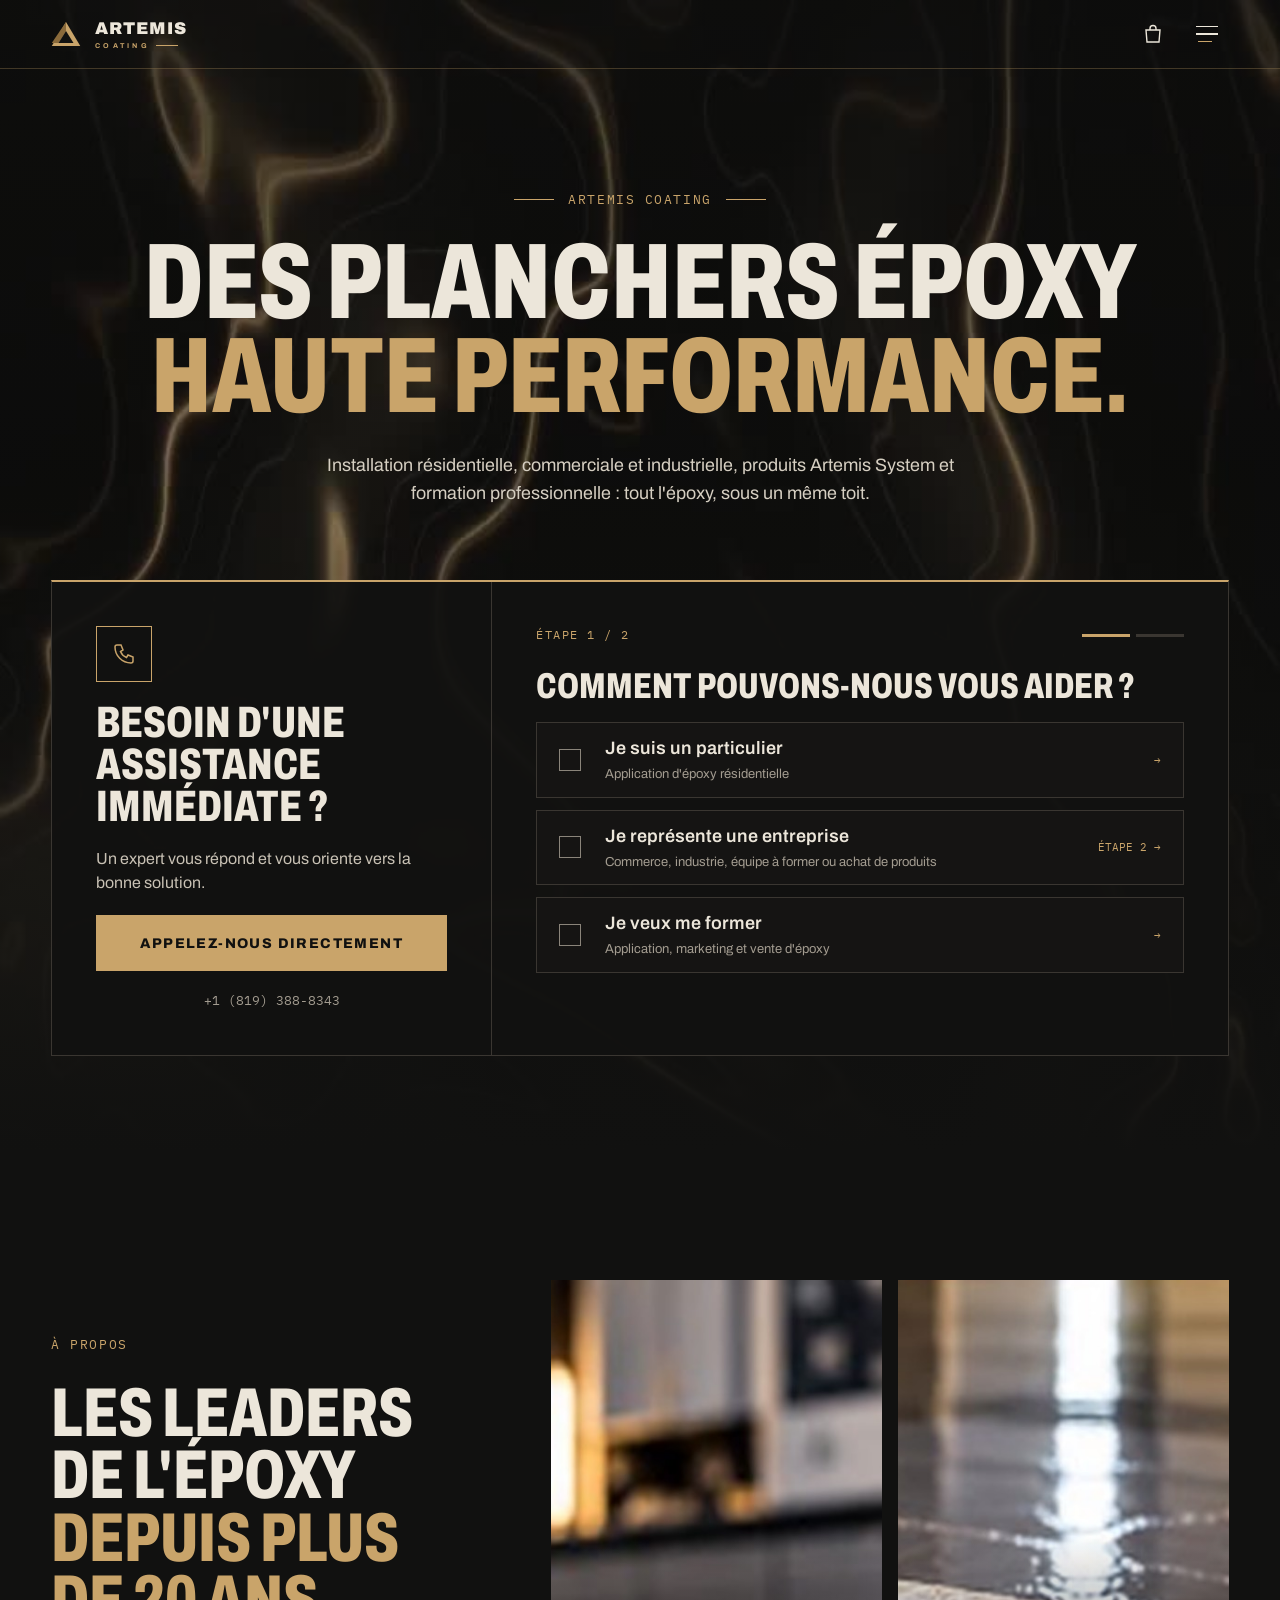
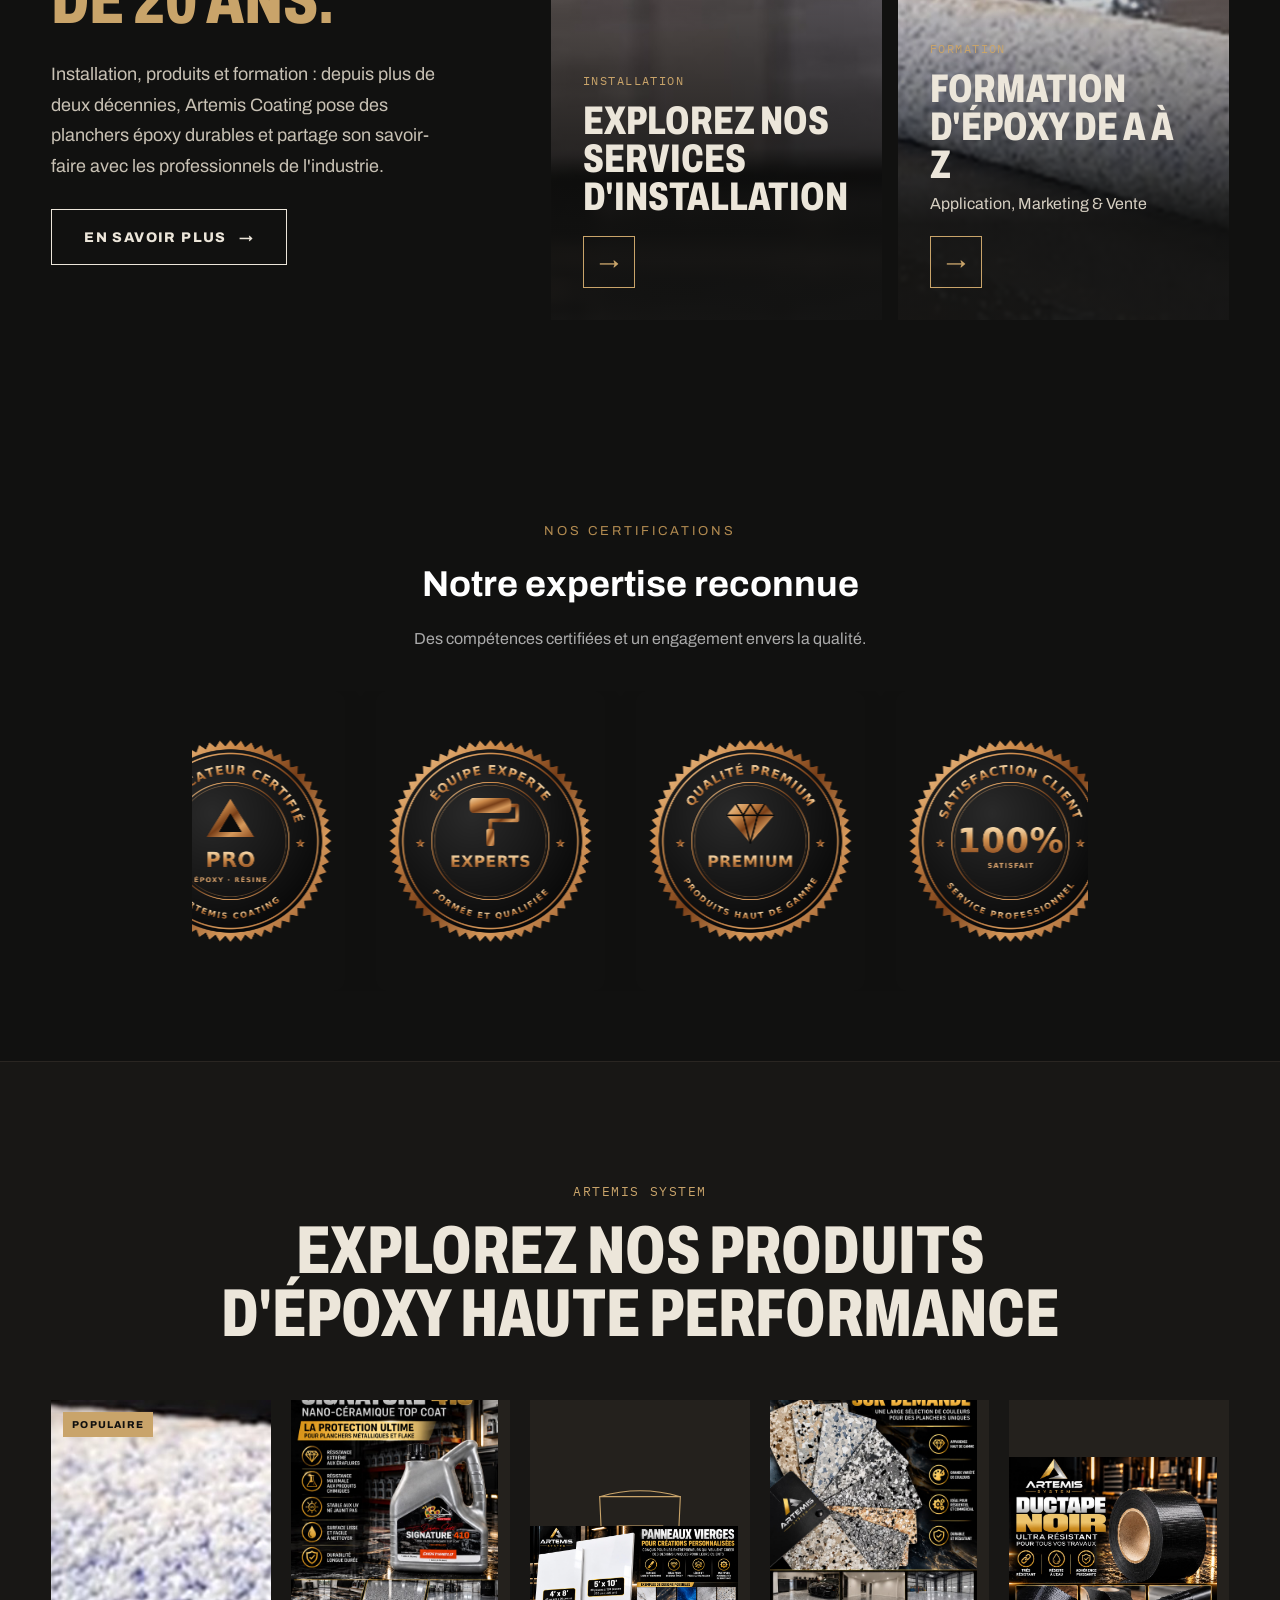
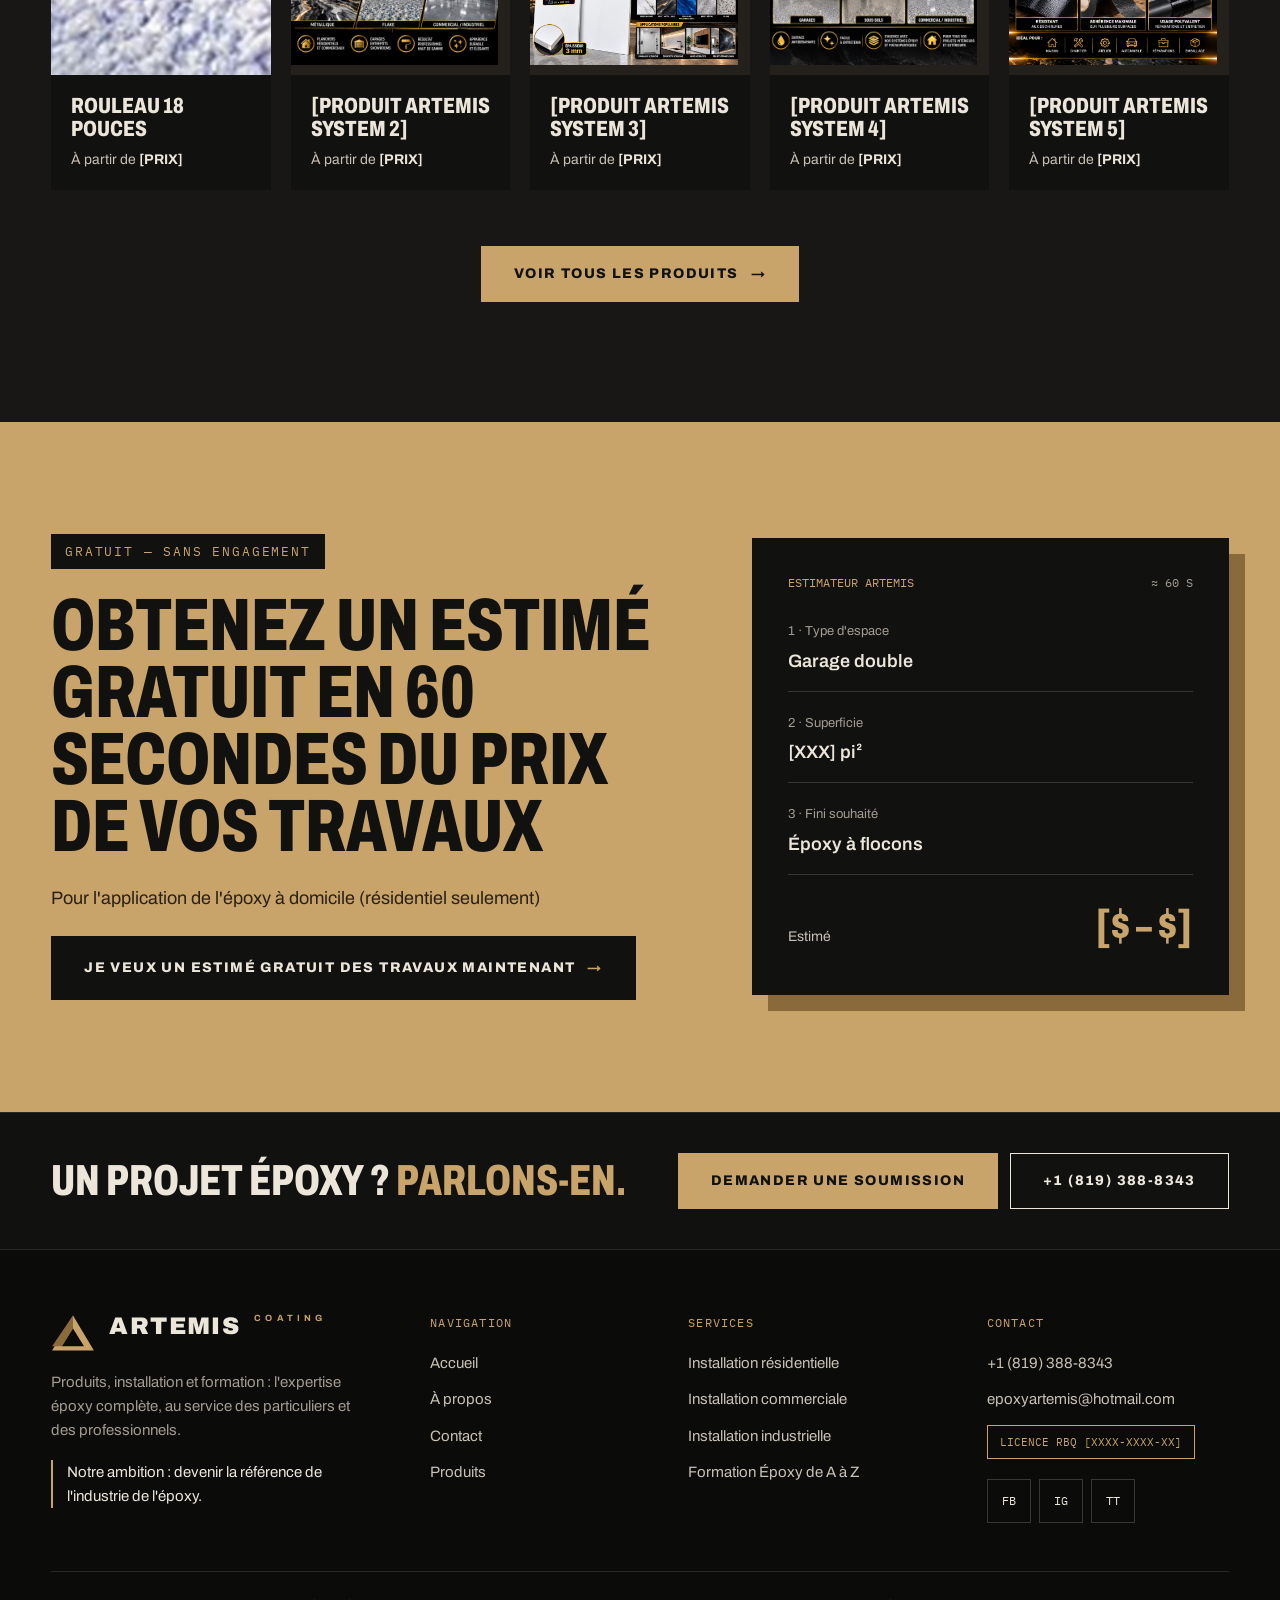
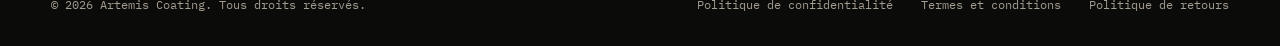
<file: artemis-site/index.html>
<!doctype html>
<html lang="fr">
<head>
<meta charset="utf-8">
<meta name="viewport" content="width=device-width, initial-scale=1">
<title>Artemis Coating — Planchers époxy haute performance</title>
<meta name="description" content="Installation de planchers époxy résidentiels, commerciaux et industriels, produits Artemis System et formation professionnelle Époxy de A à Z.">
<link rel="preconnect" href="https://fonts.googleapis.com">
<link rel="preconnect" href="https://fonts.gstatic.com" crossorigin>
<link href="https://fonts.googleapis.com/css2?family=Archivo:wdth,wght@62..125,300..900&family=IBM+Plex+Mono:wght@400;500&display=swap" rel="stylesheet">
<link rel="stylesheet" href="css/style.css">
</head>
<body data-page="accueil">

<a href="#contenu" class="sr-only">Aller au contenu</a>

<!-- Menu partagé -->
<div data-include="partials/header.html"></div>

<main id="contenu">

<!-- ======================= SECTION 1 · HÉROS ======================= -->
<section class="hero" aria-labelledby="hero-title">
  <!-- Arrière-plan animé : remplacer assets/pour.mp4 par la vidéo validée au CDC2 -->
  <video class="hero__bg" src="assets/pour.mp4" poster="assets/pour-poster.jpg" autoplay muted loop playsinline aria-hidden="true"></video>
  <div class="hero__shade" aria-hidden="true"></div>

  <div class="wrap hero__inner">
    <div class="hero__intro">
      <span class="eyebrow hero__kicker">Artemis Coating</span>
      <h1 id="hero-title" class="display">Des planchers époxy <span class="gold">haute performance.</span></h1>
      <p class="hero__lead">Installation résidentielle, commerciale et industrielle, produits Artemis System et formation professionnelle : tout l'époxy, sous un même toit.</p>
    </div>

    <!-- Container -->
    <div class="helpbox">
      <div class="helpbox__call">
        <span class="helpbox__icon"><svg width="24" height="24" viewBox="0 0 24 24" fill="none" stroke="#C9A46A" stroke-width="1.5" aria-hidden="true"><path d="M5 3 H9 L11 8 L8.5 9.5 A11 11 0 0 0 14.5 15.5 L16 13 L21 15 V19 A2 2 0 0 1 19 21 A16 16 0 0 1 3 5 A2 2 0 0 1 5 3 Z"/></svg></span>
        <h2 class="display">Besoin d'une assistance immédiate ?</h2>
        <p>Un expert vous répond et vous oriente vers la bonne solution.</p>
        <a class="btn btn--gold" href="tel:[TELEPHONE]">Appelez-nous directement</a>
        <span class="helpbox__phone">+1 (819) 388-8343</span>
      </div>

      <form class="helpbox__form" id="router" onsubmit="return false">
        <div class="steps-head">
          <span class="eyebrow" style="font-size:12px" id="step-label">Étape 1 / 2</span>
          <span class="steps-bars" aria-hidden="true"><span class="is-on"></span><span id="bar-2"></span></span>
        </div>

        <!-- Étape 1 -->
        <fieldset class="step step--1" id="step-1">
          <legend>Comment pouvons-nous vous aider ?</legend>
          <label class="choice">
            <input type="checkbox" name="besoin" data-go="installation-residentielle.html">
            <span class="box"><svg width="12" height="10" viewBox="0 0 12 10" fill="none" stroke="#111110" stroke-width="2"><path d="M1 5 L4.5 8.5 L11 1"/></svg></span>
            <span class="choice__label"><strong>Je suis un particulier</strong><small>Application d'époxy résidentielle</small></span>
            <span class="choice__go" aria-hidden="true">→</span>
          </label>
          <label class="choice">
            <input type="checkbox" name="besoin" data-step="2">
            <span class="box"><svg width="12" height="10" viewBox="0 0 12 10" fill="none" stroke="#111110" stroke-width="2"><path d="M1 5 L4.5 8.5 L11 1"/></svg></span>
            <span class="choice__label"><strong>Je représente une entreprise</strong><small>Commerce, industrie, équipe à former ou achat de produits</small></span>
            <span class="choice__go" aria-hidden="true">ÉTAPE 2 →</span>
          </label>
          <label class="choice">
            <input type="checkbox" name="besoin" data-go="formation-epoxy-a-z.html">
            <span class="box"><svg width="12" height="10" viewBox="0 0 12 10" fill="none" stroke="#111110" stroke-width="2"><path d="M1 5 L4.5 8.5 L11 1"/></svg></span>
            <span class="choice__label"><strong>Je veux me former</strong><small>Application, marketing et vente d'époxy</small></span>
            <span class="choice__go" aria-hidden="true">→</span>
          </label>
        </fieldset>

        <!-- Étape 2 -->
        <fieldset class="step step--2" id="step-2" hidden>
          <legend>Besoin spécifique</legend>
          <div >
           
            <button type="button" id="step-back" style="background-color:transparent ; border:none ;color:#C9A46A" >← Précédent</button>
          </div>
          <div class="choices">
            <label class="choice">
              <input type="checkbox" name="besoin-pro" data-go="installation-commerciale.html">
              <span class="box"><svg width="12" height="10" viewBox="0 0 12 10" fill="none" stroke="#111110" stroke-width="2"><path d="M1 5 L4.5 8.5 L11 1"/></svg></span>
              <span class="choice__label"><strong>Je souhaite appliquer de l'époxy dans mon commerce</strong><small class="choice__go">→ INSTALLATION COMMERCIALE</small></span>
            </label>
            <label class="choice">
              <input type="checkbox" name="besoin-pro" data-go="installation-industrielle.html">
              <span class="box"><svg width="12" height="10" viewBox="0 0 12 10" fill="none" stroke="#111110" stroke-width="2"><path d="M1 5 L4.5 8.5 L11 1"/></svg></span>
              <span class="choice__label"><strong>Je souhaite appliquer de l'époxy dans une zone industrielle</strong><small class="choice__go">→ INSTALLATION INDUSTRIELLE</small></span>
            </label>
            <label class="choice">
              <input type="checkbox" name="besoin-pro" data-go="formation-epoxy-a-z.html">
              <span class="box"><svg width="12" height="10" viewBox="0 0 12 10" fill="none" stroke="#111110" stroke-width="2"><path d="M1 5 L4.5 8.5 L11 1"/></svg></span>
              <span class="choice__label"><strong>Je souhaite former mon équipe à l'application, au marketing et à la vente d'époxy</strong><small class="choice__go">→ FORMATION ÉPOXY DE A À Z</small></span>
            </label>
            <label class="choice">
              <input type="checkbox" name="besoin-pro" data-go="produits.html">
              <span class="box"><svg width="12" height="10" viewBox="0 0 12 10" fill="none" stroke="#111110" stroke-width="2"><path d="M1 5 L4.5 8.5 L11 1"/></svg></span>
              <span class="choice__label"><strong>Je veux explorer les produits Artemis System haute performance</strong><small class="choice__go">→ PRODUITS</small></span>
            </label>
          </div>
        </fieldset>
      </form>
    </div>
  </div>
</section>

<!-- ======================= SECTION 2 · À PROPOS ======================= -->
<section class="about" aria-labelledby="about-title">
  <div class="wrap">
    <div class="about__text">
      <span class="eyebrow">À propos</span>
      <h2 id="about-title" class="display">Les leaders de l'époxy <span class="gold">depuis plus de 20 ans.</span></h2>
      <p>Installation, produits et formation : depuis plus de deux décennies, Artemis Coating pose des planchers époxy durables et partage son savoir-faire avec les professionnels de l'industrie.</p>
      <a class="btn btn--outline" href="a-propos.html">En savoir plus <span class="arrow" aria-hidden="true">→</span></a>
    </div>
    <div class="about__tiles">
      <a class="tile" href="services-installation.html">
        <img src="assets/garage.jpg" alt="" loading="lazy">
        <span class="eyebrow">Installation</span>
        <h3>Explorez nos services d'installation</h3>
        <span class="tile__go" aria-hidden="true">→</span>
      </a>
      <a class="tile" href="formation-epoxy-a-z.html">
        <img src="assets/roller-handle.jpg" alt="" loading="lazy">
        <span class="eyebrow">Formation</span>
        <h3>Formation d'époxy de A à Z</h3>
        <p>Application, Marketing &amp; Vente</p>
        <span class="tile__go" aria-hidden="true">→</span>
      </a>
    </div>
  </div>
</section>
<section class="certificates-section">
    <div class="certificates-header">
        <span>NOS CERTIFICATIONS</span>
        <h2>Notre expertise reconnue</h2>
        <p>Des compétences certifiées et un engagement envers la qualité.</p>
    </div>

    <div class="certificates-slider">
        <div class="certificates-track">

            <!-- Premier groupe -->
           
                <img src="assets/certif/badge-applicateur-certifie.png" alt="Certification 1">
                <img src="assets/certif/badge-experts-formes.png" alt="Certification 2">
                <img src="assets/certif/badge-qualite-premium.png" alt="Certification 3">
                <img src="assets/certif/badge-satisfaction.png" alt="Certification 4">
                <img src="assets/certif/badge-travail-garanti.png" alt="Certification 5">
        
        </div>
    </div>
</section>
<!-- ======================= SECTION 3 · PRODUITS EN VEDETTE ======================= -->
<section class="products" aria-labelledby="products-title">
  <div class="wrap">
    <div class="section-head">
      <span class="eyebrow">Artemis System</span>
      <h2 id="products-title" class="display">Explorez nos produits d'époxy haute performance</h2>
    </div>
    <ul class="product-list">
      <li>
        <a class="product" href="produits/rouleau-18-pouces.html">
          <span class="product__media"><img src="assets/roller-macro.jpg" alt="Rouleau Artemis 18 pouces" loading="lazy"><span class="product__badge">Populaire</span></span>
          <span class="product__body"><span class="product__name">Rouleau 18 pouces</span><span class="product__price">À partir de <strong>[PRIX]</strong></span></span>
        </a>
      </li>
      <li>
        <a class="product" href="produits.html">
          <span class="product__media"><svg width="110" height="126" viewBox="0 0 150 170" fill="none" stroke="#C9A46A" stroke-width="1.5" aria-hidden="true"><path d="M20 30 H130 L124 160 H26 Z"/><path d="M20 30 Q75 14 130 30"/><rect x="44" y="70" width="62" height="54"/><path d="M75 82 L88 106 H62 Z" fill="#C9A46A"/></svg><span class="product__soon"><img src="assets/produits/pr1.jpeg"/></span></span>
          <span class="product__body"><span class="product__name">[Produit Artemis System 2]</span><span class="product__price">À partir de <strong>[PRIX]</strong></span></span>
        </a>
      </li>
      <li>
        <a class="product" href="produits.html">
          <span class="product__media"><svg width="110" height="126" viewBox="0 0 150 170" fill="none" stroke="#C9A46A" stroke-width="1.5" aria-hidden="true"><path d="M20 30 H130 L124 160 H26 Z"/><path d="M20 30 Q75 14 130 30"/><rect x="44" y="70" width="62" height="54"/><path d="M75 82 L88 106 H62 Z" fill="#C9A46A"/></svg><span class="product__soon"><img src="assets/produits/pr2.jpeg"/></span></span>
          <span class="product__body"><span class="product__name">[Produit Artemis System 3]</span><span class="product__price">À partir de <strong>[PRIX]</strong></span></span>
        </a>
      </li>
      <li>
        <a class="product" href="produits.html">
          <span class="product__media"><svg width="110" height="126" viewBox="0 0 150 170" fill="none" stroke="#C9A46A" stroke-width="1.5" aria-hidden="true"><path d="M20 30 H130 L124 160 H26 Z"/><path d="M20 30 Q75 14 130 30"/><rect x="44" y="70" width="62" height="54"/><path d="M75 82 L88 106 H62 Z" fill="#C9A46A"/></svg><span class="product__soon"><img src="assets/produits/pr3.jpeg" height="500"/></span></span>
          <span class="product__body"><span class="product__name">[Produit Artemis System 4]</span><span class="product__price">À partir de <strong>[PRIX]</strong></span></span>
        </a>
      </li>
      <li>
        <a class="product" href="produits.html">
          <span class="product__media"><svg width="110" height="126" viewBox="0 0 150 170" fill="none" stroke="#C9A46A" stroke-width="1.5" aria-hidden="true"><path d="M20 30 H130 L124 160 H26 Z"/><path d="M20 30 Q75 14 130 30"/><rect x="44" y="70" width="62" height="54"/><path d="M75 82 L88 106 H62 Z" fill="#C9A46A"/></svg><span class="product__soon"><img src="assets/produits/pr4.jpeg"/></span></span>
          <span class="product__body"><span class="product__name">[Produit Artemis System 5]</span><span class="product__price">À partir de <strong>[PRIX]</strong></span></span>
        </a>
      </li>
    </ul>
    <a class="btn btn--gold" href="produits.html">Voir tous les produits <span class="arrow" aria-hidden="true">→</span></a>
  </div>
</section>

<!-- ======================= SECTION 4 · ESTIMATEUR ======================= -->
<section class="estimate" aria-labelledby="estimate-title">
  <div class="wrap">
    <div class="estimate__text">
      <span class="estimate__tag">GRATUIT — SANS ENGAGEMENT</span>
      <h2 id="estimate-title" class="display">Obtenez un estimé gratuit en 60 secondes du prix de vos travaux</h2>
      <p>Pour l'application de l'époxy à domicile (résidentiel seulement)</p>
      <a class="btn btn--dark" href="estimateur.html">Je veux un estimé gratuit des travaux maintenant <span class="arrow" aria-hidden="true">→</span></a>
    </div>
    <div class="est-card" aria-hidden="true">
      <div class="est-card__top"><span>ESTIMATEUR ARTEMIS</span><span>≈ 60 S</span></div>
      <div class="est-row"><small>1 · Type d'espace</small><strong>Garage double</strong></div>
      <div class="est-row"><small>2 · Superficie</small><strong>[XXX] pi²</strong></div>
      <div class="est-row"><small>3 · Fini souhaité</small><strong>Époxy à flocons</strong></div>
      <div class="est-total"><span>Estimé</span><strong>[$ – $]</strong></div>
    </div>
  </div>
</section>

</main>


<!-- Pied de page partagé -->
<div data-include="partials/footer.html"></div>

<script src="js/include.js"></script>
<script src="js/main.js"></script>
<script src="js/script.js"></script>
</body>
</html>
</file>
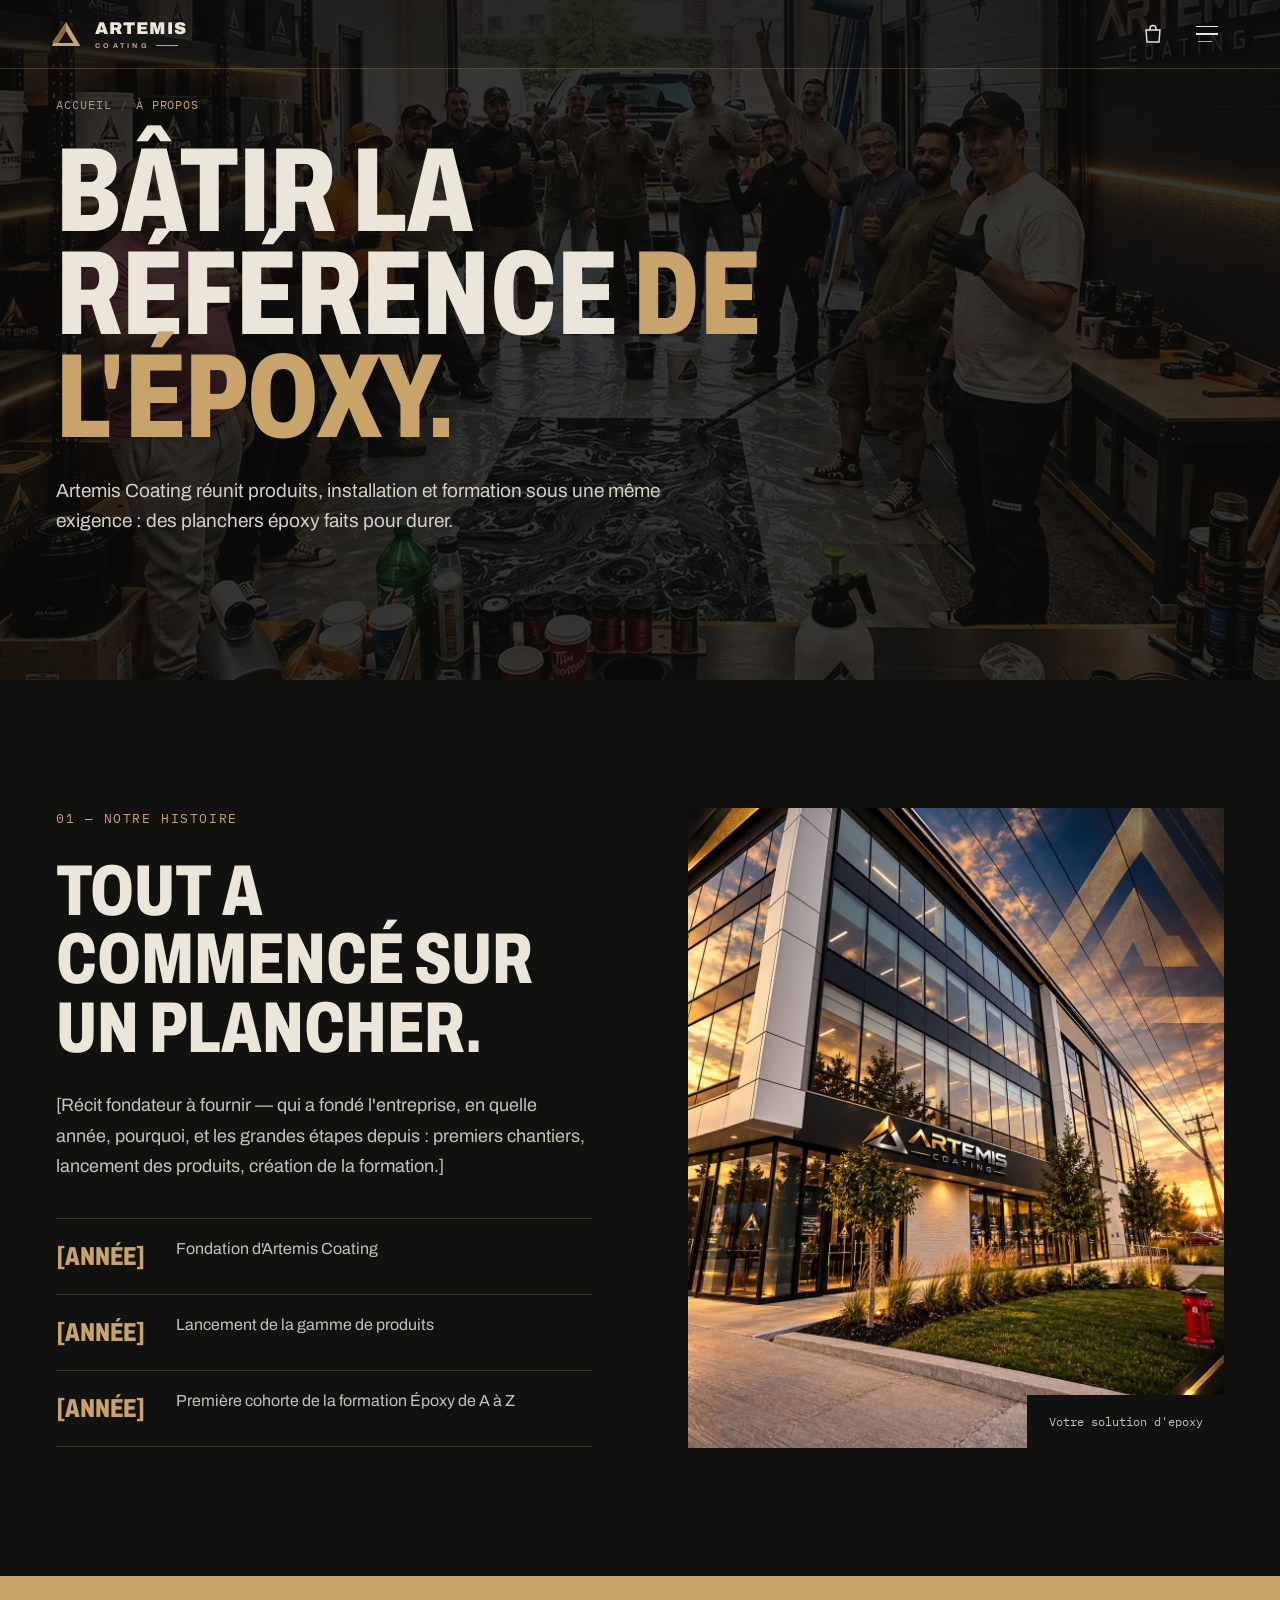
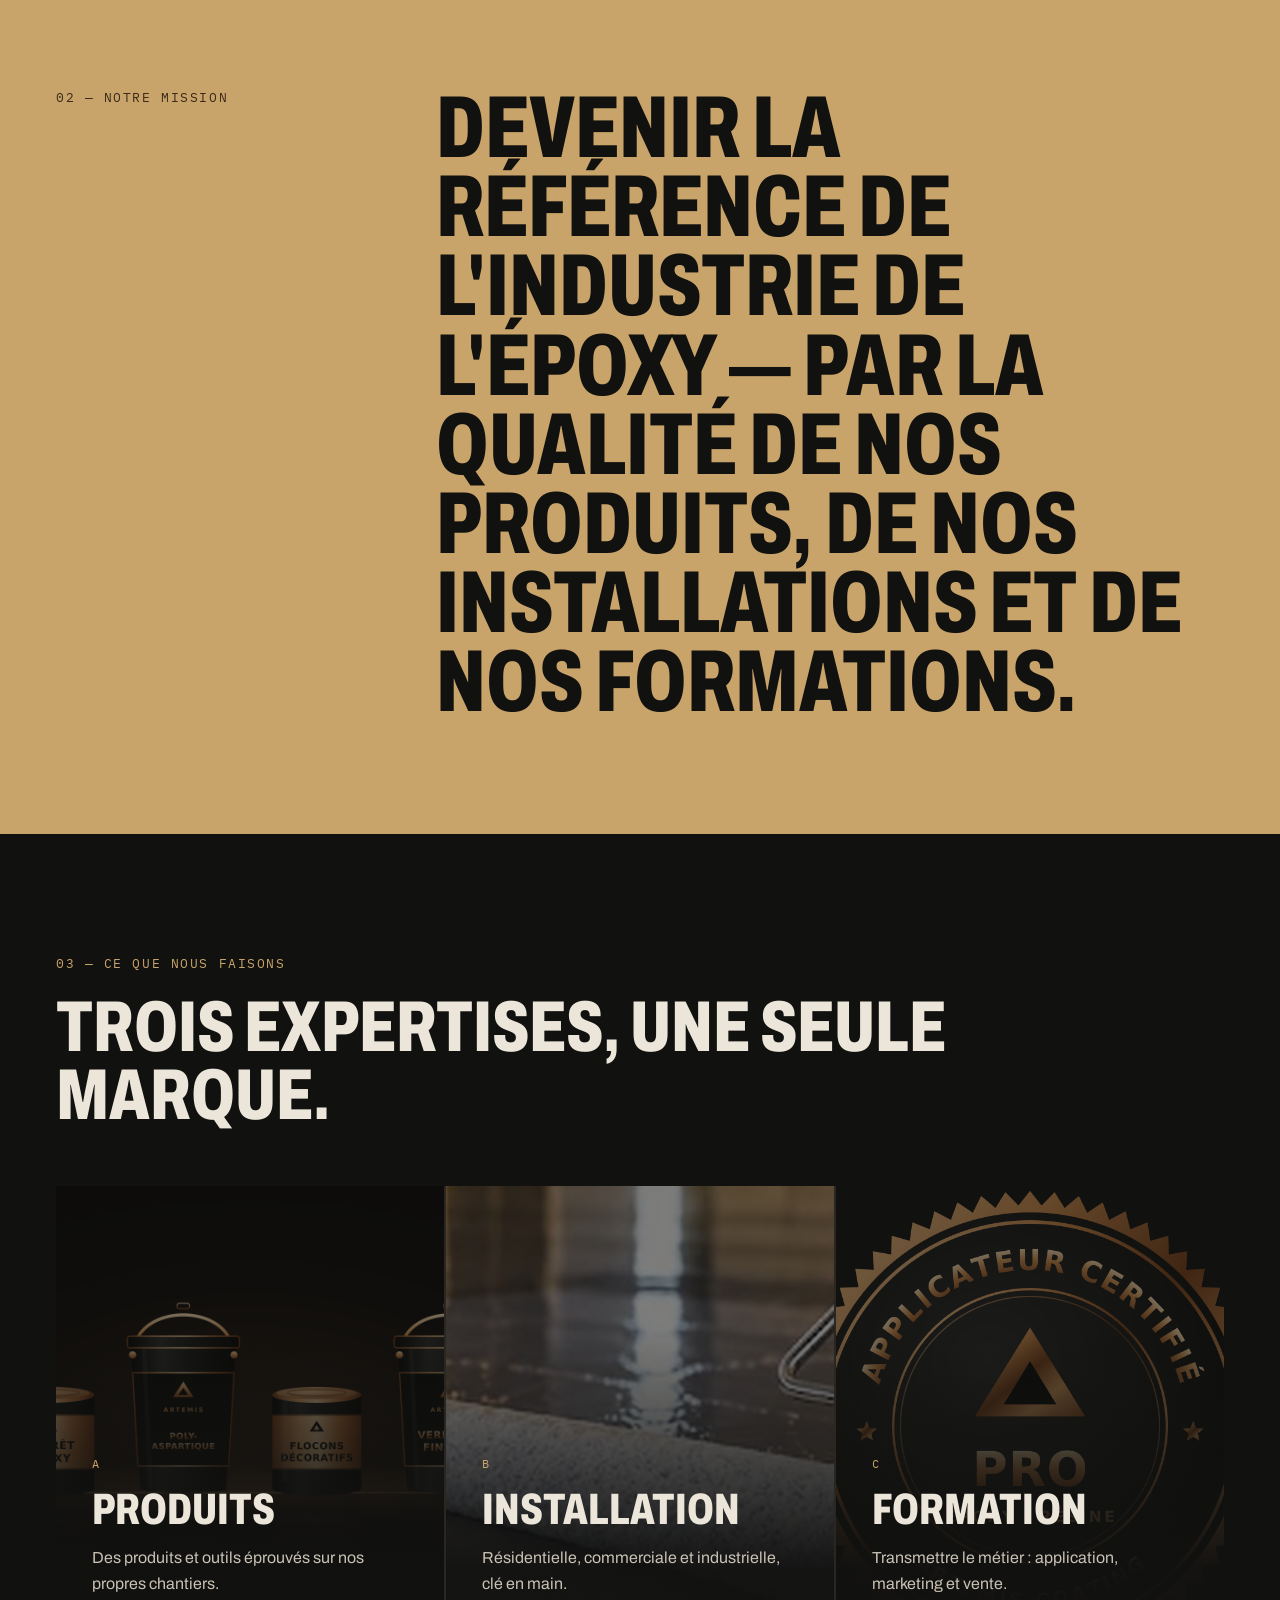
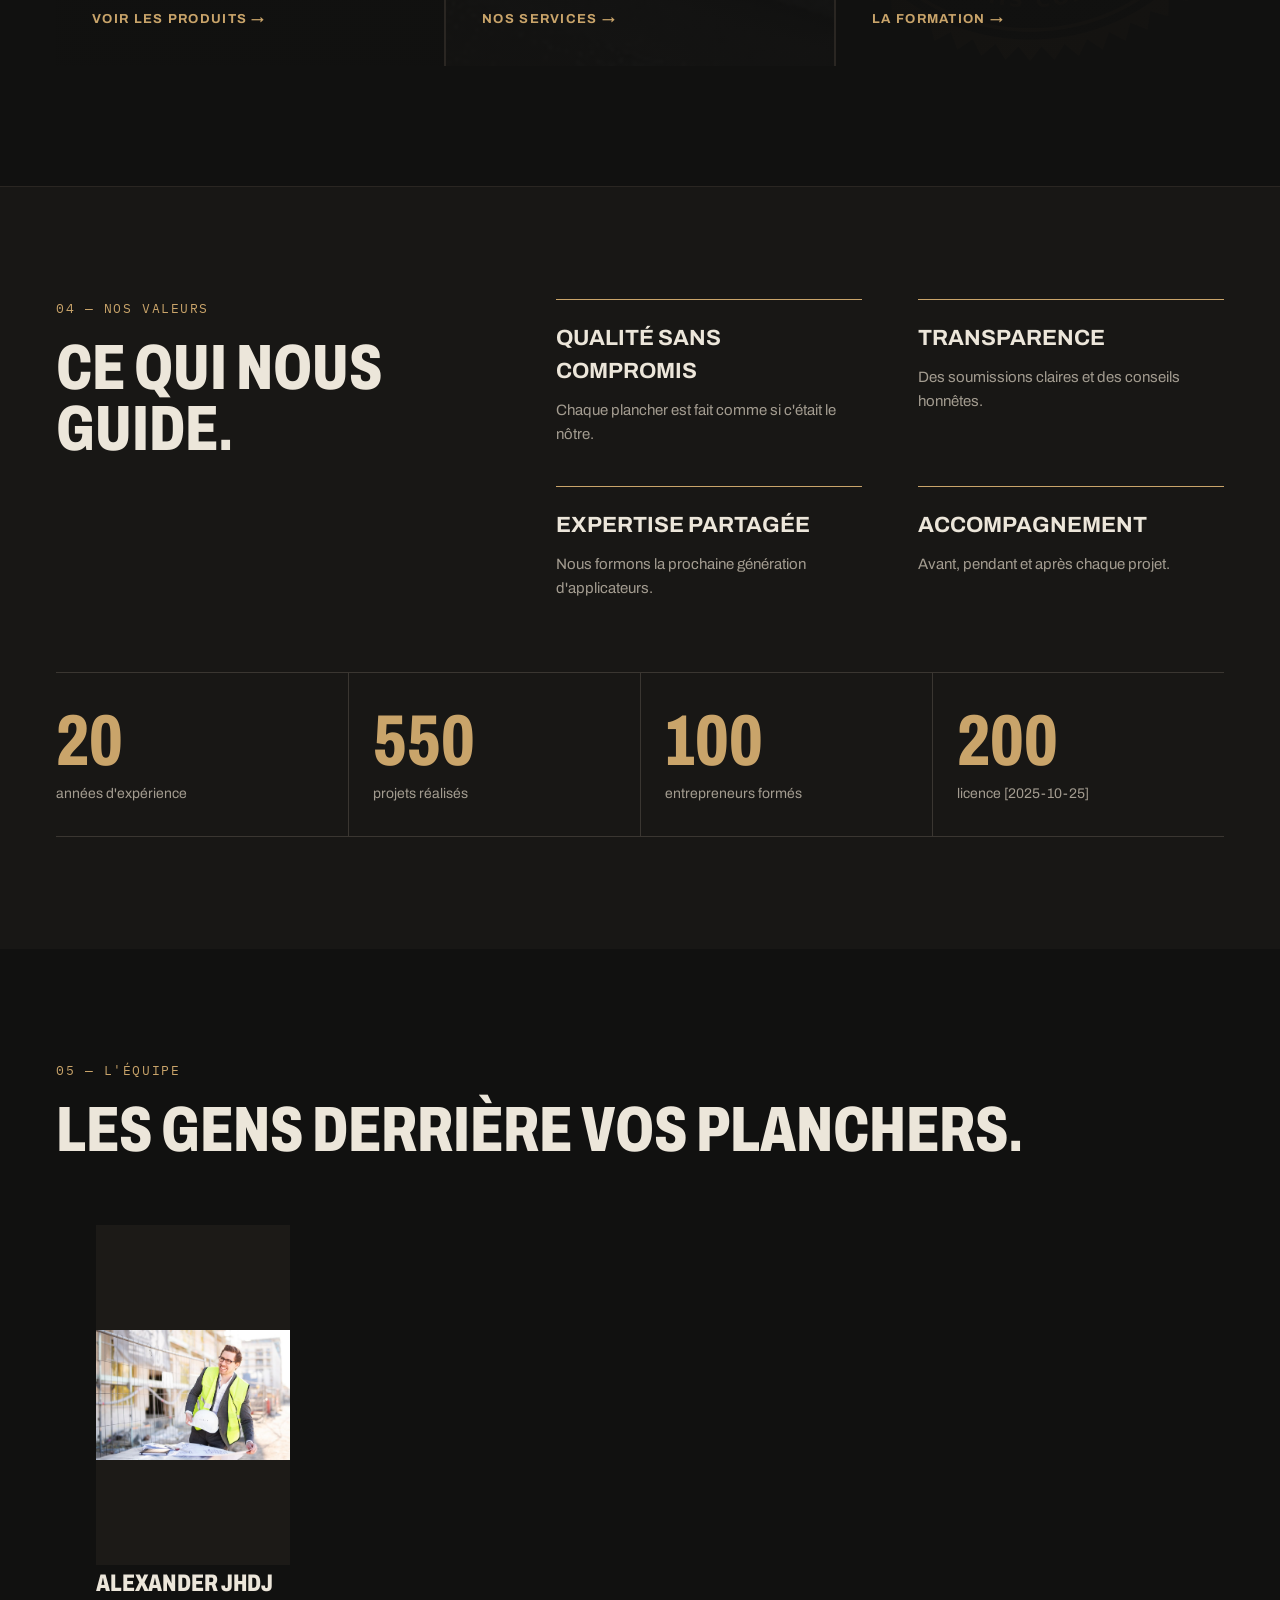
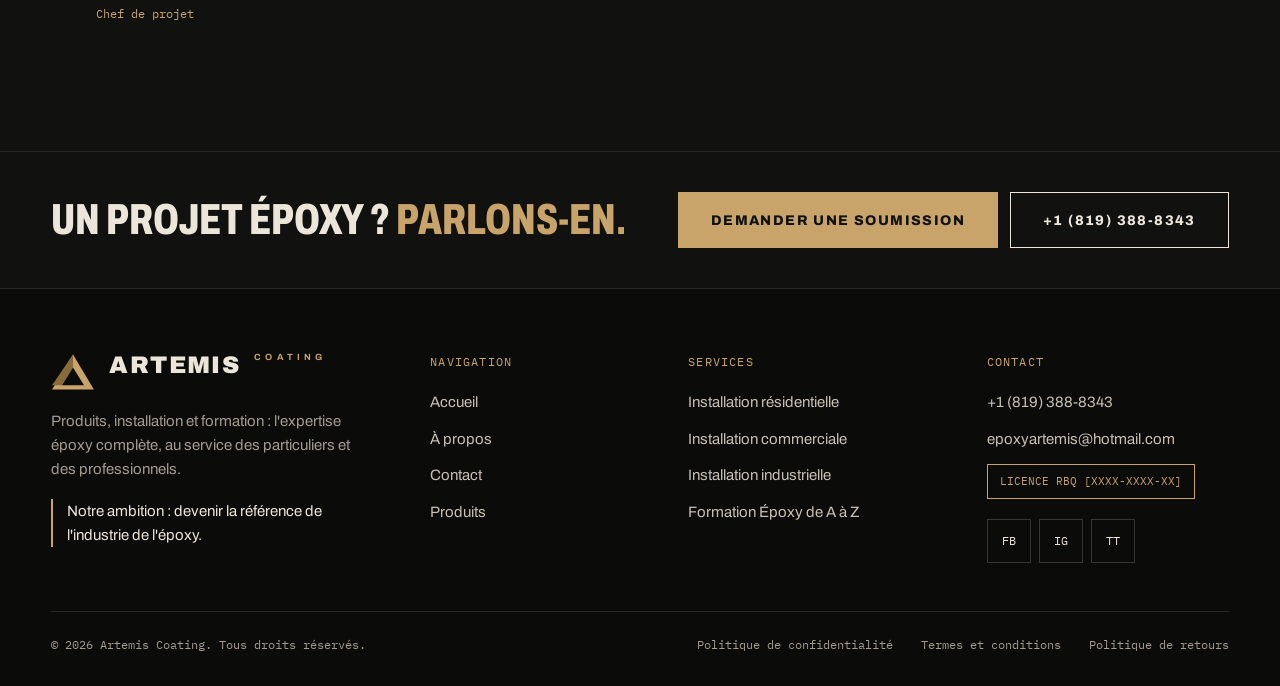
<file: artemis-site/a-propos.html>
<!doctype html>
<html lang="fr">
<head>
<meta charset="utf-8">
<meta name="viewport" content="width=device-width, initial-scale=1">
<title>Artemis Coating — Planchers époxy haute performance</title>
<meta name="description" content="Installation de planchers époxy résidentiels, commerciaux et industriels, produits Artemis System et formation professionnelle Époxy de A à Z.">
<link rel="preconnect" href="https://fonts.googleapis.com">
<link rel="preconnect" href="https://fonts.gstatic.com" crossorigin>
<link href="https://fonts.googleapis.com/css2?family=Archivo:wdth,wght@62..125,300..900&family=IBM+Plex+Mono:wght@400;500&display=swap" rel="stylesheet">
<link rel="stylesheet" href="css/style.css">
</head>
<body>
  <a href="#contenu" class="sr-only">Aller au contenu</a>

<!-- Menu partagé -->
<div data-include="partials/header.html"></div>

<main id="contenu">
<x-dc>
<helmet>

  <!-- HERO -->
  <section style="position: relative; height: 680px; background: #111110; overflow: hidden">
  <img class="hero__bg" src="assets/apropos.jpg" alt="Sol en résine époxy" style="">
    <div aria-hidden="true" style="position: absolute; inset: 0; background: rgba(17,17,16,0.55)"></div>
    <div style="position: relative"><dc-import name="NavBarB" active="apropos" hint-size="1440px,120px"></dc-import></div>
    <div style="position: relative; padding: 96px 56px 0; display: flex; flex-direction: column; gap: 26px; max-width: 1040px">
      <span style="font-family: 'IBM Plex Mono', monospace; font-size: 12px; letter-spacing: 0.08em; color: #A39C90"> <a  href="index.html" >ACCUEIL</a> <span style="color: #5A544C">/</span> <span style="color: #C9A46A">À PROPOS</span></span>
      <h1 style="margin: 0; font-weight: 800; font-stretch: 70%; font-size: 120px; line-height: 0.86; text-transform: uppercase">Bâtir la référence <span style="color: #C9A46A">de l'époxy.</span></h1>
      <p style="margin: 0; font-size: 19px; line-height: 1.6; color: #D6CFC2; max-width: 620px">Artemis Coating réunit produits, installation et formation sous une même exigence : des planchers époxy faits pour durer.</p>
    </div>
  </section>

  <!-- HISTOIRE -->
  <section style="background: #111110; padding: 128px 56px; display: grid; grid-template-columns: repeat(2, minmax(0, 1fr)); gap: 96px; align-items: center">
    <div style="display: flex; flex-direction: column; gap: 28px">
      <span style="font-family: 'IBM Plex Mono', monospace; font-size: 13px; letter-spacing: 0.12em; text-transform: uppercase; color: #C9A46A">01 — Notre histoire</span>
      <h2 style="margin: 0; font-weight: 800; font-stretch: 72%; font-size: 72px; line-height: 0.95; text-transform: uppercase">Tout a commencé sur un plancher.</h2>
      <p style="margin: 0; font-size: 18px; line-height: 1.7; color: #C8C1B4">[Récit fondateur à fournir — qui a fondé l'entreprise, en quelle année, pourquoi, et les grandes étapes depuis : premiers chantiers, lancement des produits, création de la formation.]</p>
      <ol style="margin: 8px 0 0; padding: 0; list-style: none; display: flex; flex-direction: column; border-top: 1px solid #3A3631">
        <li style="display: grid; grid-template-columns: 120px 1fr; padding: 18px 0; border-bottom: 1px solid #3A3631"><span style="font-weight: 800; font-stretch: 72%; font-size: 26px; color: #C9A46A">[ANNÉE]</span><span style="font-size: 16px; color: #C8C1B4">Fondation d'Artemis Coating</span></li>
        <li style="display: grid; grid-template-columns: 120px 1fr; padding: 18px 0; border-bottom: 1px solid #3A3631"><span style="font-weight: 800; font-stretch: 72%; font-size: 26px; color: #C9A46A">[ANNÉE]</span><span style="font-size: 16px; color: #C8C1B4">Lancement de la gamme de produits</span></li>
        <li style="display: grid; grid-template-columns: 120px 1fr; padding: 18px 0; border-bottom: 1px solid #3A3631"><span style="font-weight: 800; font-stretch: 72%; font-size: 26px; color: #C9A46A">[ANNÉE]</span><span style="font-size: 16px; color: #C8C1B4">Première cohorte de la formation Époxy de A à Z</span></li>
      </ol>
    </div>
    <figure style="margin: 0; position: relative">
      <img src="assets/825351128_122144101293199581_937990531324278104_n.jpg" alt="Plancher époxy noir au fini miroir avec un rouleau Artemis" style="display: block; width: 100%; height: 640px; object-fit: cover">
      <figcaption style="position: absolute; right: -1px; bottom: -1px; padding: 18px 22px; background: #111110; font-family: 'IBM Plex Mono', monospace; font-size: 12px; color: #C8C1B4">Votre solution d'epoxy</figcaption>
    </figure>
  </section>

  <!-- MISSION -->
  <section style="background: #C9A46A; color: #111110; padding: 112px 56px; display: grid; grid-template-columns: 300px 1fr; gap: 80px">
    <span style="font-family: 'IBM Plex Mono', monospace; font-size: 13px; letter-spacing: 0.12em; text-transform: uppercase; color: #3B2A1A">02 — Notre mission</span>
    <p style="margin: 0; font-weight: 800; font-stretch: 70%; font-size: 88px; line-height: 0.9; text-transform: uppercase">Devenir la référence de l'industrie de l'époxy — par la qualité de nos produits, de nos installations et de nos formations.</p>
  </section>

  <!-- PILIERS -->
  <section style="background: #111110; padding: 120px 56px">
    <div style="display: flex; flex-direction: column; gap: 20px; margin-bottom: 56px">
      <span style="font-family: 'IBM Plex Mono', monospace; font-size: 13px; letter-spacing: 0.12em; text-transform: uppercase; color: #C9A46A">03 — Ce que nous faisons</span>
      <h2 style="margin: 0; font-weight: 800; font-stretch: 72%; font-size: 72px; line-height: 0.95; text-transform: uppercase">Trois expertises, une seule marque.</h2>
    </div>
    <div style="display: grid; grid-template-columns: repeat(3, minmax(0, 1fr)); gap: 2px; background: #2A2622">
      <a href="#" style="position: relative; height: 480px; padding: 36px; display: flex; flex-direction: column; justify-content: flex-end; gap: 14px; overflow: hidden; background: #111110; text-decoration: none">
        <img src="assets/produits/artemis-produits.png" alt="" style="position: absolute; inset: 0; width: 100%; height: 100%; object-fit: cover; opacity: 0.45">
        <span aria-hidden="true" style="position: absolute; inset: 0; background: linear-gradient(0deg, rgba(17,17,16,0.96) 20%, rgba(17,17,16,0) 70%)"></span>
        <span style="position: relative; font-family: 'IBM Plex Mono', monospace; font-size: 12px; color: #C9A46A">A</span>
        <span style="position: relative; font-weight: 800; font-stretch: 72%; font-size: 44px; line-height: 1; text-transform: uppercase">Produits</span>
        <span style="position: relative; font-size: 16px; line-height: 1.6; color: #C8C1B4">Des produits et outils éprouvés sur nos propres chantiers.</span>
        <span style="position: relative; font-size: 13px; font-weight: 700; letter-spacing: 0.1em; text-transform: uppercase; color: #C9A46A">Voir les produits →</span>
      </a>
      <a href="#" style="position: relative; height: 480px; padding: 36px; display: flex; flex-direction: column; justify-content: flex-end; gap: 14px; overflow: hidden; background: #111110; text-decoration: none">
        <img src="assets/roller-handle.jpg" alt="" style="position: absolute; inset: 0; width: 100%; height: 100%; object-fit: cover; opacity: 0.45">
        <span aria-hidden="true" style="position: absolute; inset: 0; background: linear-gradient(0deg, rgba(17,17,16,0.96) 20%, rgba(17,17,16,0) 70%)"></span>
        <span style="position: relative; font-family: 'IBM Plex Mono', monospace; font-size: 12px; color: #C9A46A">B</span>
        <span style="position: relative; font-weight: 800; font-stretch: 72%; font-size: 44px; line-height: 1; text-transform: uppercase">Installation</span>
        <span style="position: relative; font-size: 16px; line-height: 1.6; color: #C8C1B4">Résidentielle, commerciale et industrielle, clé en main.</span>
        <span style="position: relative; font-size: 13px; font-weight: 700; letter-spacing: 0.1em; text-transform: uppercase; color: #C9A46A">Nos services →</span>
      </a>
      <a href="#" style="position: relative; height: 480px; padding: 36px; display: flex; flex-direction: column; justify-content: flex-end; gap: 14px; overflow: hidden; background: #111110; text-decoration: none">
        <img src="assets/certif/badge-applicateur-certifie.png" alt="" style="position: absolute; inset: 0; width: 100%; height: 100%; object-fit: cover; opacity: 0.45">
        <span aria-hidden="true" style="position: absolute; inset: 0; background: linear-gradient(0deg, rgba(17,17,16,0.96) 20%, rgba(17,17,16,0) 70%)"></span>
        <span style="position: relative; font-family: 'IBM Plex Mono', monospace; font-size: 12px; color: #C9A46A">C</span>
        <span style="position: relative; font-weight: 800; font-stretch: 72%; font-size: 44px; line-height: 1; text-transform: uppercase">Formation</span>
        <span style="position: relative; font-size: 16px; line-height: 1.6; color: #C8C1B4">Transmettre le métier : application, marketing et vente.</span>
        <span style="position: relative; font-size: 13px; font-weight: 700; letter-spacing: 0.1em; text-transform: uppercase; color: #C9A46A">La formation →</span>
      </a>
    </div>
  </section>

  <!-- VALEURS + CHIFFRES -->
  <section style="background: #181715; border-top: 1px solid #2A2622; padding: 112px 56px; display: flex; flex-direction: column; gap: 72px">
    <div style="display: grid; grid-template-columns: 420px 1fr; gap: 80px">
      <div style="display: flex; flex-direction: column; gap: 20px">
        <span style="font-family: 'IBM Plex Mono', monospace; font-size: 13px; letter-spacing: 0.12em; text-transform: uppercase; color: #C9A46A">04 — Nos valeurs</span>
        <h2 style="margin: 0; font-weight: 800; font-stretch: 72%; font-size: 64px; line-height: 0.95; text-transform: uppercase">Ce qui nous guide.</h2>
      </div>
      <div style="display: grid; grid-template-columns: repeat(2, minmax(0, 1fr)); gap: 40px 56px">
        <div style="padding-top: 22px; border-top: 1px solid #C9A46A; display: flex; flex-direction: column; gap: 10px"><h3 style="margin: 0; font-weight: 700; font-size: 22px; text-transform: uppercase">Qualité sans compromis</h3><p style="margin: 0; font-size: 15px; line-height: 1.6; color: #A39C90">Chaque plancher est fait comme si c'était le nôtre.</p></div>
        <div style="padding-top: 22px; border-top: 1px solid #C9A46A; display: flex; flex-direction: column; gap: 10px"><h3 style="margin: 0; font-weight: 700; font-size: 22px; text-transform: uppercase">Transparence</h3><p style="margin: 0; font-size: 15px; line-height: 1.6; color: #A39C90">Des soumissions claires et des conseils honnêtes.</p></div>
        <div style="padding-top: 22px; border-top: 1px solid #C9A46A; display: flex; flex-direction: column; gap: 10px"><h3 style="margin: 0; font-weight: 700; font-size: 22px; text-transform: uppercase">Expertise partagée</h3><p style="margin: 0; font-size: 15px; line-height: 1.6; color: #A39C90">Nous formons la prochaine génération d'applicateurs.</p></div>
        <div style="padding-top: 22px; border-top: 1px solid #C9A46A; display: flex; flex-direction: column; gap: 10px"><h3 style="margin: 0; font-weight: 700; font-size: 22px; text-transform: uppercase">Accompagnement</h3><p style="margin: 0; font-size: 15px; line-height: 1.6; color: #A39C90">Avant, pendant et après chaque projet.</p></div>
      </div>
    </div>
    <dl style="margin: 0; display: grid; grid-template-columns: repeat(4, minmax(0, 1fr)); border-top: 1px solid #3A3631; border-bottom: 1px solid #3A3631">
      <div style="padding: 32px 24px 32px 0"><dd style="margin: 0; font-weight: 800; font-stretch: 70%; font-size: 72px; line-height: 1; color: #C9A46A">20</dd><dt style="font-size: 14px; color: #A39C90; margin-top: 6px">années d'expérience</dt></div>
      <div style="padding: 32px 24px; border-left: 1px solid #3A3631"><dd style="margin: 0; font-weight: 800; font-stretch: 70%; font-size: 72px; line-height: 1; color: #C9A46A">550</dd><dt style="font-size: 14px; color: #A39C90; margin-top: 6px">projets réalisés</dt></div>
      <div style="padding: 32px 24px; border-left: 1px solid #3A3631"><dd style="margin: 0; font-weight: 800; font-stretch: 70%; font-size: 72px; line-height: 1; color: #C9A46A">100</dd><dt style="font-size: 14px; color: #A39C90; margin-top: 6px">entrepreneurs formés</dt></div>
      <div style="padding: 32px 24px; border-left: 1px solid #3A3631"><dd style="margin: 0; font-weight: 800; font-stretch: 70%; font-size: 72px; line-height: 1; color: #C9A46A">200</dd><dt style="font-size: 14px; color: #A39C90; margin-top: 6px">licence [2025-10-25]</dt></div>
    </dl>
  </section>

  <!-- ÉQUIPE -->
  <section style="background: #111110; padding: 112px 56px">
    <div style="display: flex; flex-direction: column; gap: 20px; margin-bottom: 48px">
      <span style="font-family: 'IBM Plex Mono', monospace; font-size: 13px; letter-spacing: 0.12em; text-transform: uppercase; color: #C9A46A">05 — L'équipe</span>
      <h2 style="margin: 0; font-weight: 800; font-stretch: 72%; font-size: 64px; line-height: 0.95; text-transform: uppercase">Les gens derrière vos planchers.</h2>
    </div>
    <div style="display: grid; grid-template-columns: repeat(4, minmax(0, 1fr)); gap: 24px">
      <sc-for list="{{ team }}" as="m" hint-placeholder-count="4">
        <figure src= style="margin: 0; display: flex; flex-direction: column; gap: 14px">
          <div style="height: 340px; background: #1C1A17; display: flex; align-items: center; justify-content: center; font-family: 'IBM Plex Mono', monospace; font-size: 11px; color: #A39C90">    <img src="assets/chef.jpg" alt="Photo du chef"></div>
          <figcaption style="display: flex; flex-direction: column; gap: 4px"><span style="font-weight: 800; font-stretch: 75%; font-size: 24px; text-transform: uppercase">Alexander jhdj</span><span style="font-family: 'IBM Plex Mono', monospace; font-size: 12px; color: #C9A46A">Chef de projet</span></figcaption>
        </figure>
      </sc-for>
    </div>
  </section>

  <dc-import name="FooterB" hint-size="1440px,560px"></dc-import>
</div>
</x-dc>
</main>
<script type="text/x-dc" data-dc-script data-props='{"$preview":{"width":1440,"height":5400}}'>
class Component extends DCLogic {
  renderVals() {
    return {
      team: [{ role: '[FONDATEUR]' }, { role: '[CHEF DE CHANTIER]' }, { role: '[FORMATEUR]' }, { role: '[SERVICE CLIENT]' }],
      videoRef: (el) => { if (el) { el.muted = true; const p = el.play && el.play(); if (p && p.catch) p.catch(() => {}); } }
    };
  }
}
</script>
<div data-include="partials/footer.html"></div>

<script src="js/include.js"></script>
<script src="js/main.js"></script>
</body>
</html>
</file>
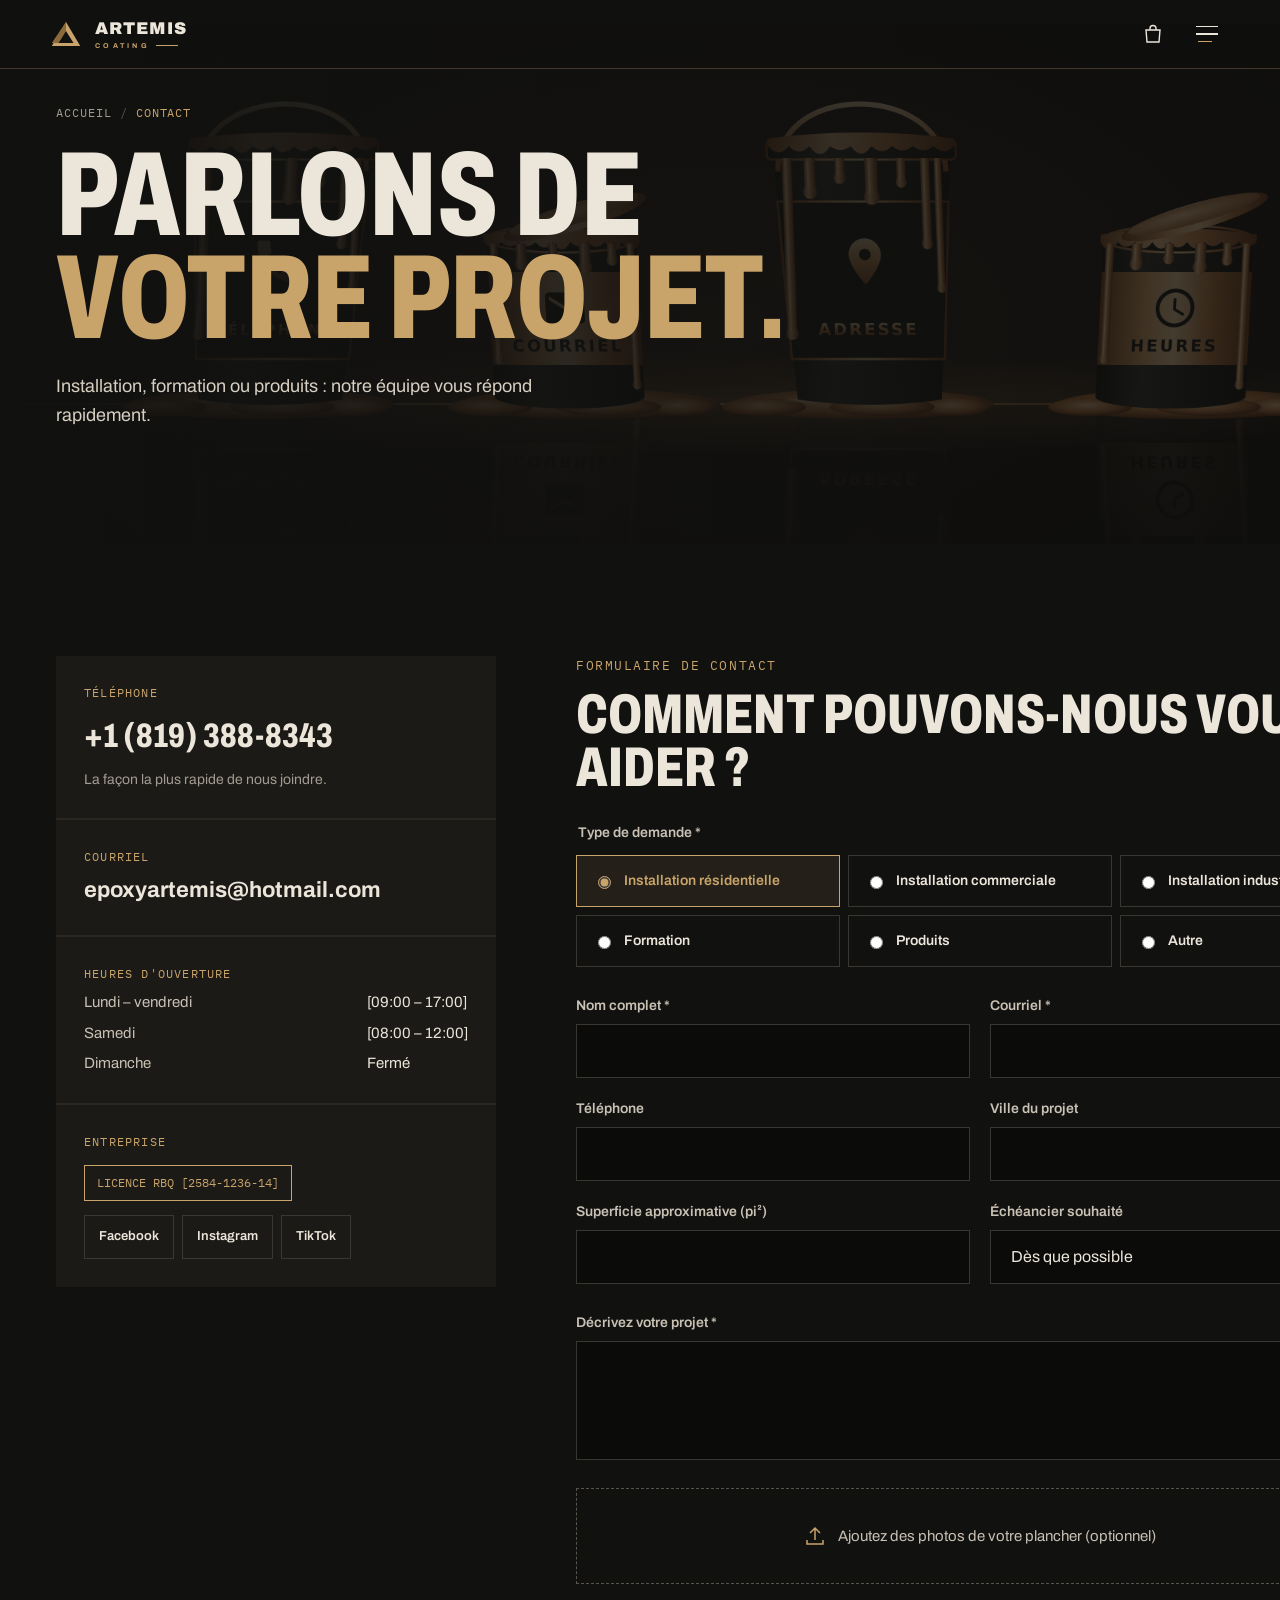
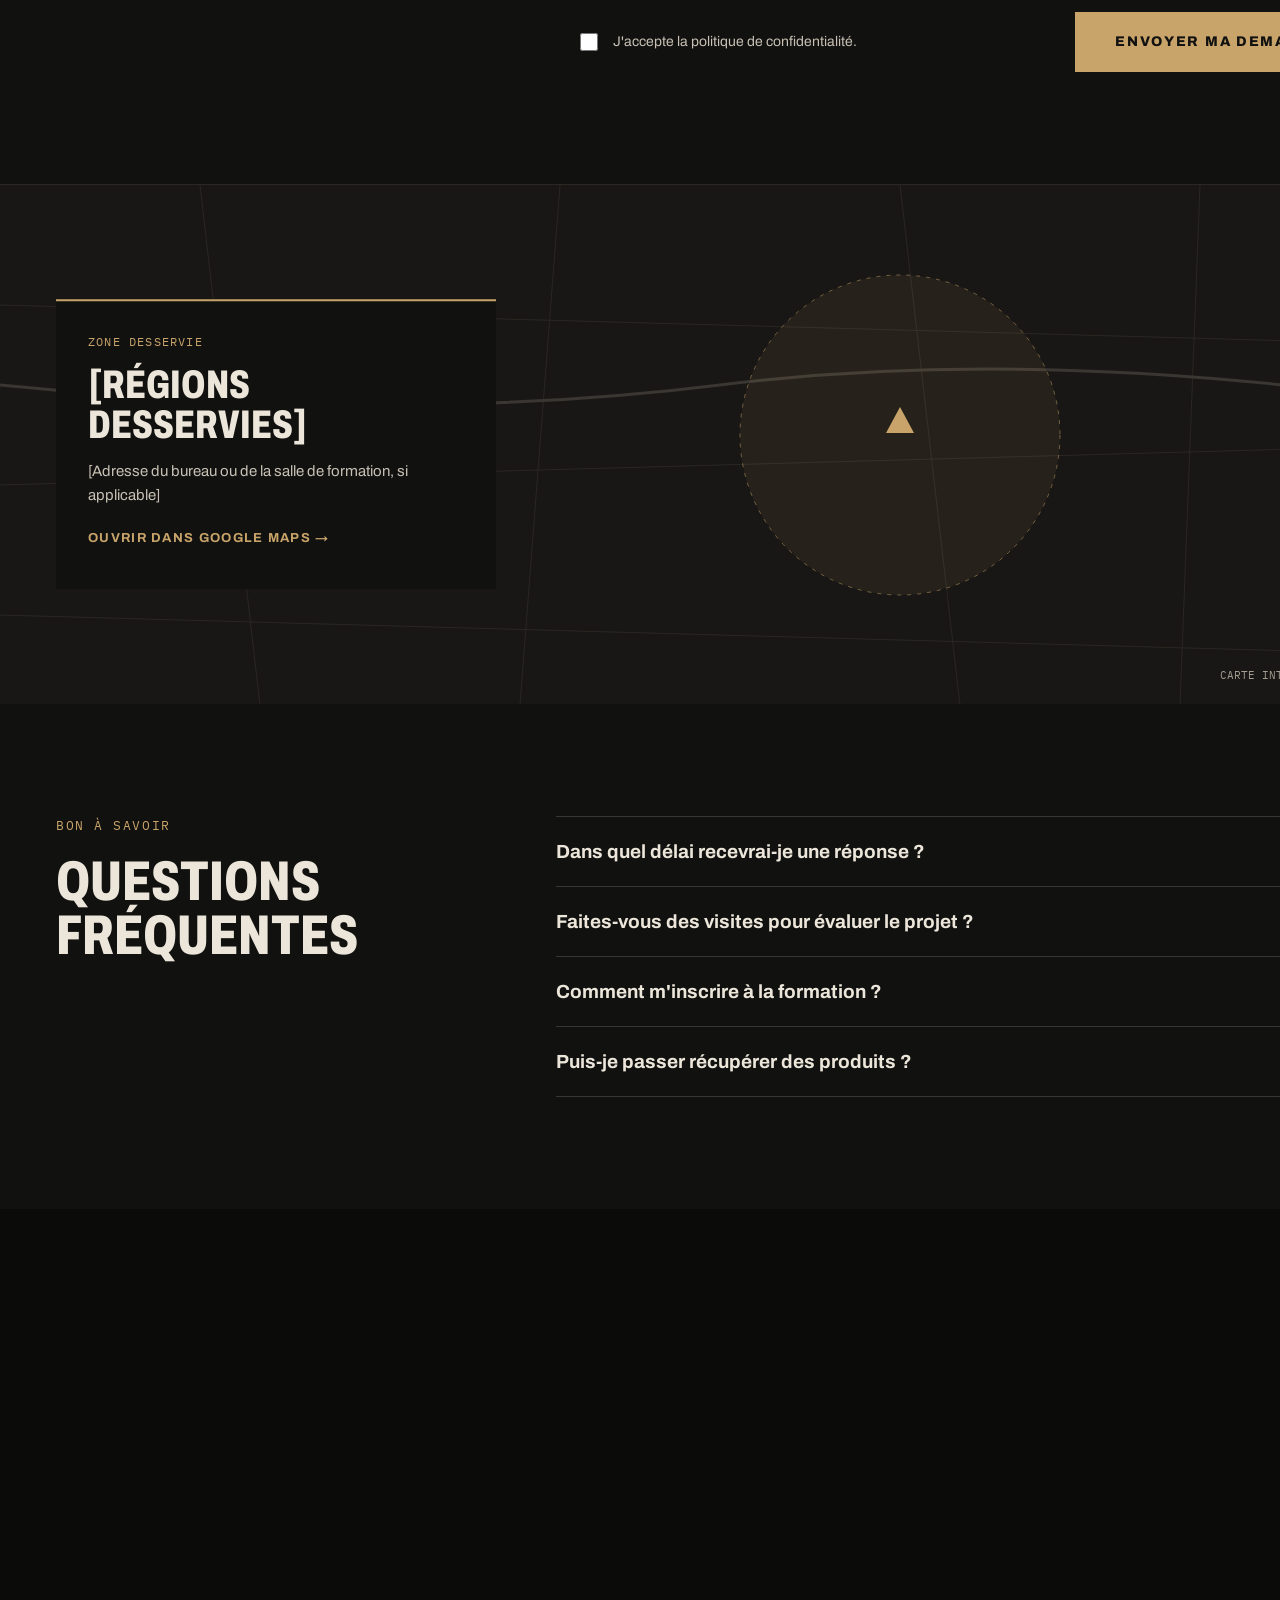
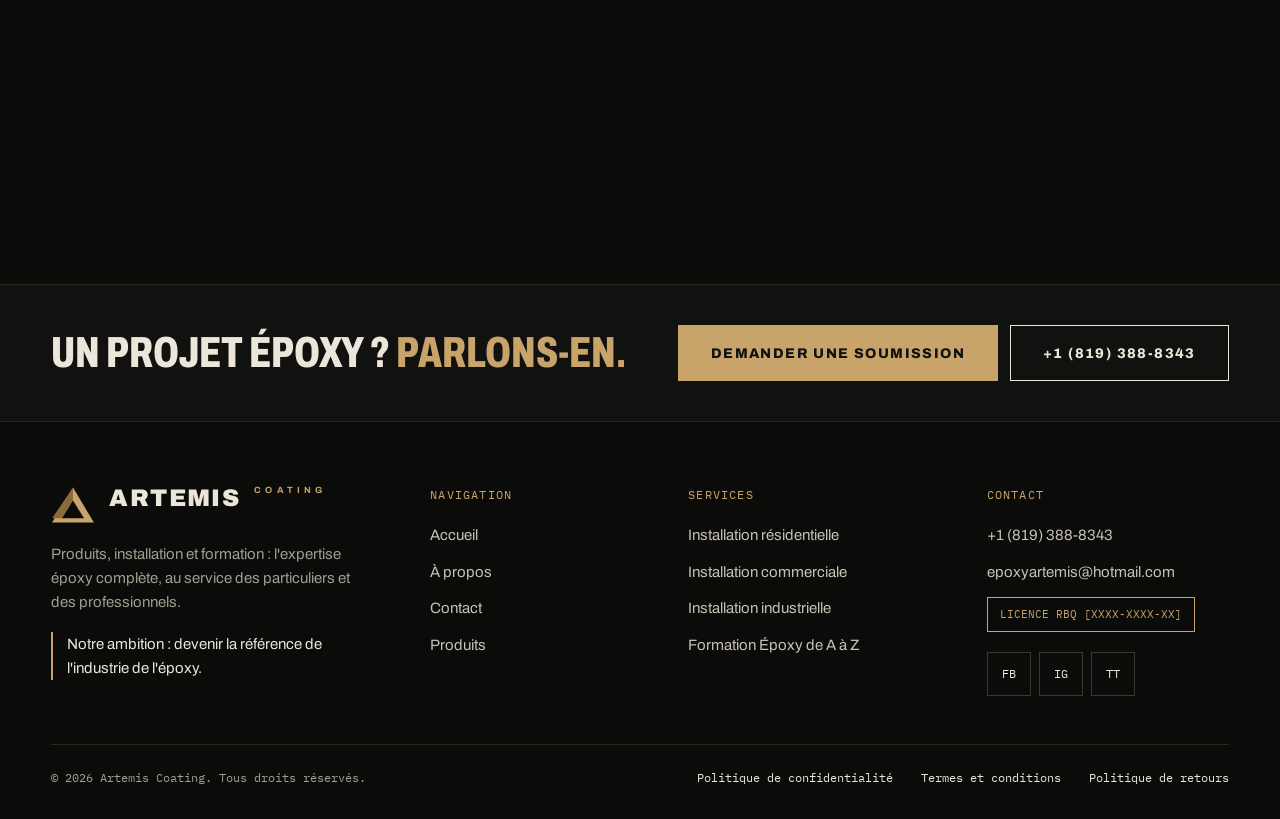
<file: artemis-site/contact.html>
<!doctype html>
<html lang="fr">
<head>
<meta charset="utf-8">
<meta name="viewport" content="width=device-width, initial-scale=1">
<title>Artemis Coating — Planchers époxy haute performance</title>
<meta name="description" content="Installation de planchers époxy résidentiels, commerciaux et industriels, produits Artemis System et formation professionnelle Époxy de A à Z.">
<link rel="preconnect" href="https://fonts.googleapis.com">
<link rel="preconnect" href="https://fonts.gstatic.com" crossorigin>
<link href="https://fonts.googleapis.com/css2?family=Archivo:wdth,wght@62..125,300..900&family=IBM+Plex+Mono:wght@400;500&display=swap" rel="stylesheet">
<link rel="stylesheet" href="css/style.css">
</head>
<body>
  <a href="#contenu" class="sr-only">Aller au contenu</a>

<!-- Menu partagé -->
<div data-include="partials/header.html"></div>


<main id="contenu">
  <br>
<x-dc>
<helmet>
<link href="https://fonts.googleapis.com/css2?family=Archivo:wdth,wght@62..125,300..900&amp;family=IBM+Plex+Mono:wght@400;500&amp;display=swap" rel="stylesheet">
<style>body{margin:0}a{color:#ECE6DA}a:hover{color:#C9A46A}</style>
</helmet>
<div style="width: 1440px; height: 3460px; background: #0B0B0A; color: #ECE6DA; font-family: Archivo, system-ui, sans-serif; overflow: hidden">

  <section style="position: relative; height: 520px; background: #111110; overflow: hidden">
    <img src="assets/artemis-contact.png" alt="" style="position: absolute; inset: 0; width: 100%; height: 100%; object-fit: cover; opacity: 0.4">
    <div aria-hidden="true" style="position: absolute; inset: 0; background: linear-gradient(90deg, rgba(17,17,16,0.95) 0%, rgba(17,17,16,0.45) 80%)"></div>
    <div style="position: relative"><dc-import name="NavBarB" active="contact" hint-size="1440px,120px"></dc-import></div>
    <div style="position: relative; padding: 80px 56px 0; display: flex; flex-direction: column; gap: 22px; max-width: 900px">
      <span style="font-family: 'IBM Plex Mono', monospace; font-size: 12px; letter-spacing: 0.08em; color: #A39C90">ACCUEIL <span style="color: #5A544C">/</span> <span style="color: #C9A46A">CONTACT</span></span>
      <h1 style="margin: 0; font-weight: 800; font-stretch: 70%; font-size: 120px; line-height: 0.86; text-transform: uppercase">Parlons de <span style="color: #C9A46A">votre projet.</span></h1>
      <p style="margin: 0; font-size: 18px; line-height: 1.6; color: #D6CFC2; max-width: 560px">Installation, formation ou produits : notre équipe vous répond rapidement.</p>
    </div>
  </section>

  <section style="background: #111110; padding: 112px 56px; display: grid; grid-template-columns: 440px 1fr; gap: 80px; align-items: start">
    <div style="display: flex; flex-direction: column; gap: 2px; background: #2A2622">
      <a href="#" style="background: #1C1A17; padding: 28px; display: flex; flex-direction: column; gap: 8px; text-decoration: none"><span style="font-family: 'IBM Plex Mono', monospace; font-size: 12px; letter-spacing: 0.1em; color: #C9A46A">TÉLÉPHONE</span><span style="font-weight: 800; font-stretch: 75%; font-size: 34px; text-transform: uppercase">+1 (819) 388-8343</span><span style="font-size: 14px; color: #A39C90">La façon la plus rapide de nous joindre.</span></a>
      <a href="#" style="background: #1C1A17; padding: 28px; display: flex; flex-direction: column; gap: 8px; text-decoration: none"><span style="font-family: 'IBM Plex Mono', monospace; font-size: 12px; letter-spacing: 0.1em; color: #C9A46A">COURRIEL</span><span style="font-weight: 700; font-size: 22px">epoxyartemis@hotmail.com</span></a>
      <div style="background: #1C1A17; padding: 28px; display: flex; flex-direction: column; gap: 8px"><span style="font-family: 'IBM Plex Mono', monospace; font-size: 12px; letter-spacing: 0.1em; color: #C9A46A">HEURES D'OUVERTURE</span>
        <dl style="margin: 0; display: grid; grid-template-columns: 1fr auto; gap: 8px 16px; font-size: 15px"><dt style="color: #C8C1B4">Lundi – vendredi</dt><dd style="margin: 0">[09:00 – 17:00]</dd><dt style="color: #C8C1B4">Samedi</dt><dd style="margin: 0">[08:00 – 12:00]</dd><dt style="color: #C8C1B4">Dimanche</dt><dd style="margin: 0">Fermé </dd></dl>
      </div>
      <div style="background: #1C1A17; padding: 28px; display: flex; flex-direction: column; gap: 14px"><span style="font-family: 'IBM Plex Mono', monospace; font-size: 12px; letter-spacing: 0.1em; color: #C9A46A">ENTREPRISE</span>
        <span style="align-self: flex-start; padding: 8px 12px; border: 1px solid #C9A46A; font-family: 'IBM Plex Mono', monospace; font-size: 12px; color: #C9A46A">LICENCE RBQ [2584-1236-14]</span>
        <span style="display: flex; gap: 8px">
          <a href="#" style="height: 44px; padding: 0 14px; display: inline-flex; align-items: center; border: 1px solid #3A3631; font-size: 13px; font-weight: 600; text-decoration: none">Facebook</a>
          <a href="#" style="height: 44px; padding: 0 14px; display: inline-flex; align-items: center; border: 1px solid #3A3631; font-size: 13px; font-weight: 600; text-decoration: none">Instagram</a>
          <a href="#" style="height: 44px; padding: 0 14px; display: inline-flex; align-items: center; border: 1px solid #3A3631; font-size: 13px; font-weight: 600; text-decoration: none">TikTok</a>
        </span>
      </div>
    </div>

    <form style="display: flex; flex-direction: column; gap: 28px">
      <div style="display: flex; flex-direction: column; gap: 12px">
        <span style="font-family: 'IBM Plex Mono', monospace; font-size: 13px; letter-spacing: 0.12em; text-transform: uppercase; color: #C9A46A">Formulaire de contact</span>
        <h2 style="margin: 0; font-weight: 800; font-stretch: 72%; font-size: 56px; line-height: 0.95; text-transform: uppercase">Comment pouvons-nous vous aider ?</h2>
      </div>
      <fieldset style="margin: 0; padding: 0; border: 0; display: flex; flex-direction: column; gap: 12px">
        <legend style="font-size: 14px; font-weight: 600; color: #C8C1B4; margin-bottom: 12px">Type de demande *</legend>
        <div style="display: grid; grid-template-columns: repeat(3, minmax(0, 1fr)); gap: 8px">
          <label style="height: 52px; display: flex; align-items: center; gap: 10px; padding: 0 16px; border: 1px solid #C9A46A; background: rgba(201,164,106,0.1); color: #C9A46A; font-size: 14px; font-weight: 600"><input type="radio" name="type" checked="" style="accent-color: #C9A46A">Installation résidentielle</label>
          <label style="height: 52px; display: flex; align-items: center; gap: 10px; padding: 0 16px; border: 1px solid #3A3631; font-size: 14px; font-weight: 600"><input type="radio" name="type" style="accent-color: #C9A46A">Installation commerciale</label>
          <label style="height: 52px; display: flex; align-items: center; gap: 10px; padding: 0 16px; border: 1px solid #3A3631; font-size: 14px; font-weight: 600"><input type="radio" name="type" style="accent-color: #C9A46A">Installation industrielle</label>
          <label style="height: 52px; display: flex; align-items: center; gap: 10px; padding: 0 16px; border: 1px solid #3A3631; font-size: 14px; font-weight: 600"><input type="radio" name="type" style="accent-color: #C9A46A">Formation</label>
          <label style="height: 52px; display: flex; align-items: center; gap: 10px; padding: 0 16px; border: 1px solid #3A3631; font-size: 14px; font-weight: 600"><input type="radio" name="type" style="accent-color: #C9A46A">Produits</label>
          <label style="height: 52px; display: flex; align-items: center; gap: 10px; padding: 0 16px; border: 1px solid #3A3631; font-size: 14px; font-weight: 600"><input type="radio" name="type" style="accent-color: #C9A46A">Autre</label>
        </div>
      </fieldset>
      <div style="display: grid; grid-template-columns: repeat(2, minmax(0, 1fr)); gap: 20px">
        <label style="display: flex; flex-direction: column; gap: 8px; font-size: 14px; font-weight: 600; color: #C8C1B4">Nom complet *<input type="text" style="height: 54px; padding: 0 16px; background: #0B0B0A; border: 1px solid #3A3631; color: #ECE6DA; font: 400 16px Archivo, sans-serif"></label>
        <label style="display: flex; flex-direction: column; gap: 8px; font-size: 14px; font-weight: 600; color: #C8C1B4">Courriel *<input type="email" style="height: 54px; padding: 0 16px; background: #0B0B0A; border: 1px solid #3A3631; color: #ECE6DA; font: 400 16px Archivo, sans-serif"></label>
        <label style="display: flex; flex-direction: column; gap: 8px; font-size: 14px; font-weight: 600; color: #C8C1B4">Téléphone<input type="tel" style="height: 54px; padding: 0 16px; background: #0B0B0A; border: 1px solid #3A3631; color: #ECE6DA; font: 400 16px Archivo, sans-serif"></label>
        <label style="display: flex; flex-direction: column; gap: 8px; font-size: 14px; font-weight: 600; color: #C8C1B4">Ville du projet<input type="text" style="height: 54px; padding: 0 16px; background: #0B0B0A; border: 1px solid #3A3631; color: #ECE6DA; font: 400 16px Archivo, sans-serif"></label>
        <label style="display: flex; flex-direction: column; gap: 8px; font-size: 14px; font-weight: 600; color: #C8C1B4">Superficie approximative (pi²)<input type="text" style="height: 54px; padding: 0 16px; background: #0B0B0A; border: 1px solid #3A3631; color: #ECE6DA; font: 400 16px Archivo, sans-serif"></label>
        <label style="display: flex; flex-direction: column; gap: 8px; font-size: 14px; font-weight: 600; color: #C8C1B4">Échéancier souhaité<select style="height: 54px; padding: 0 16px; background: #0B0B0A; border: 1px solid #3A3631; color: #ECE6DA; font: 400 16px Archivo, sans-serif"><option>Dès que possible</option><option>Dans 1 à 3 mois</option><option>Plus tard</option></select></label>
      </div>
      <label style="display: flex; flex-direction: column; gap: 8px; font-size: 14px; font-weight: 600; color: #C8C1B4">Décrivez votre projet *<textarea rows="5" style="padding: 16px; background: #0B0B0A; border: 1px solid #3A3631; color: #ECE6DA; font: 400 16px Archivo, sans-serif; resize: vertical"></textarea></label>
      <label style="height: 96px; display: flex; align-items: center; justify-content: center; gap: 12px; border: 1px dashed #5A544C; font-size: 15px; color: #C8C1B4">
        <svg width="22" height="22" viewBox="0 0 22 22" fill="none" stroke="#C9A46A" stroke-width="1.5" aria-hidden="true"><path d="M11 15 V3 M6 8 L11 3 L16 8"></path><path d="M3 15 V19 H19 V15"></path></svg>
        Ajoutez des photos de votre plancher (optionnel)
        <input type="file" multiple="" style="position: absolute; width: 1px; height: 1px; opacity: 0">
      </label>
      <div style="display: flex; justify-content: space-between; align-items: center; gap: 24px">
        <label style="display: flex; align-items: center; gap: 12px; font-size: 14px; color: #C8C1B4"><input type="checkbox" style="width: 18px; height: 18px; accent-color: #C9A46A">J'accepte la politique de confidentialité.</label>
        <button type="submit" style="height: 60px; padding: 0 40px; background: #C9A46A; color: #111110; border: 0; font: 800 14px Archivo, sans-serif; letter-spacing: 0.12em; text-transform: uppercase">Envoyer ma demande →</button>
      </div>
    </form>
  </section>

  <section style="position: relative; height: 520px; background: #181715; overflow: hidden; border-top: 1px solid #2A2622">
    <svg width="1440" height="520" viewBox="0 0 1440 520" aria-hidden="true" style="position: absolute; inset: 0">
      <g stroke="#2A2622" stroke-width="1" fill="none">
        <path d="M0 120 L1440 160"></path><path d="M0 300 L1440 260"></path><path d="M0 430 L1440 470"></path>
        <path d="M200 0 L260 520"></path><path d="M560 0 L520 520"></path><path d="M900 0 L960 520"></path><path d="M1200 0 L1180 520"></path>
        <path d="M0 200 Q400 240 720 200 T1440 220" stroke="#3A3631" stroke-width="3"></path>
      </g>
      <circle cx="900" cy="250" r="160" fill="rgba(201,164,106,0.08)" stroke="rgba(201,164,106,0.5)" stroke-dasharray="4 6"></circle>
      <path d="M900 222 L914 248 H886 Z" fill="#C9A46A"></path>
    </svg>
    <div style="position: absolute; left: 56px; top: 50%; transform: translateY(-50%); width: 440px; background: #111110; border-top: 2px solid #C9A46A; padding: 32px; display: flex; flex-direction: column; gap: 14px">
      <span style="font-family: 'IBM Plex Mono', monospace; font-size: 12px; letter-spacing: 0.1em; color: #C9A46A">ZONE DESSERVIE</span>
      <span style="font-weight: 800; font-stretch: 72%; font-size: 40px; line-height: 1; text-transform: uppercase">[Régions desservies]</span>
      <span style="font-size: 15px; line-height: 1.6; color: #C8C1B4">[Adresse du bureau ou de la salle de formation, si applicable]</span>
      <a href="#" style="font-size: 13px; font-weight: 700; letter-spacing: 0.1em; text-transform: uppercase; color: #C9A46A; padding: 8px 0">Ouvrir dans Google Maps →</a>
    </div>
    <span style="position: absolute; right: 24px; bottom: 20px; font-family: 'IBM Plex Mono', monospace; font-size: 11px; color: #A39C90">CARTE INTERACTIVE À INTÉGRER</span>
  </section>

  <section style="background: #111110; padding: 112px 56px; display: grid; grid-template-columns: 420px 1fr; gap: 80px">
    <div style="display: flex; flex-direction: column; gap: 20px">
      <span style="font-family: 'IBM Plex Mono', monospace; font-size: 13px; letter-spacing: 0.12em; text-transform: uppercase; color: #C9A46A">Bon à savoir</span>
      <h2 style="margin: 0; font-weight: 800; font-stretch: 72%; font-size: 56px; line-height: 0.95; text-transform: uppercase">Questions fréquentes</h2>
    </div>
    <div style="display: flex; flex-direction: column; border-top: 1px solid #3A3631">
      <button type="button" aria-expanded="false" style="padding: 24px 0; display: flex; justify-content: space-between; align-items: center; background: transparent; border: 0; border-bottom: 1px solid #3A3631; color: #ECE6DA; font: 700 19px Archivo, sans-serif; text-align: left">Dans quel délai recevrai-je une réponse ?<span aria-hidden="true" style="color: #C9A46A">+</span></button>
      <button type="button" aria-expanded="false" style="padding: 24px 0; display: flex; justify-content: space-between; align-items: center; background: transparent; border: 0; border-bottom: 1px solid #3A3631; color: #ECE6DA; font: 700 19px Archivo, sans-serif; text-align: left">Faites-vous des visites pour évaluer le projet ?<span aria-hidden="true" style="color: #C9A46A">+</span></button>
      <button type="button" aria-expanded="false" style="padding: 24px 0; display: flex; justify-content: space-between; align-items: center; background: transparent; border: 0; border-bottom: 1px solid #3A3631; color: #ECE6DA; font: 700 19px Archivo, sans-serif; text-align: left">Comment m'inscrire à la formation ?<span aria-hidden="true" style="color: #C9A46A">+</span></button>
      <button type="button" aria-expanded="false" style="padding: 24px 0; display: flex; justify-content: space-between; align-items: center; background: transparent; border: 0; border-bottom: 1px solid #3A3631; color: #ECE6DA; font: 700 19px Archivo, sans-serif; text-align: left">Puis-je passer récupérer des produits ?<span aria-hidden="true" style="color: #C9A46A">+</span></button>
    </div>
  </section>
</div>
</x-dc>
</main>
<div data-include="partials/footer.html"></div>

<script src="js/include.js"></script>
<script src="js/main.js"></script>
</body>
</html>
</file>
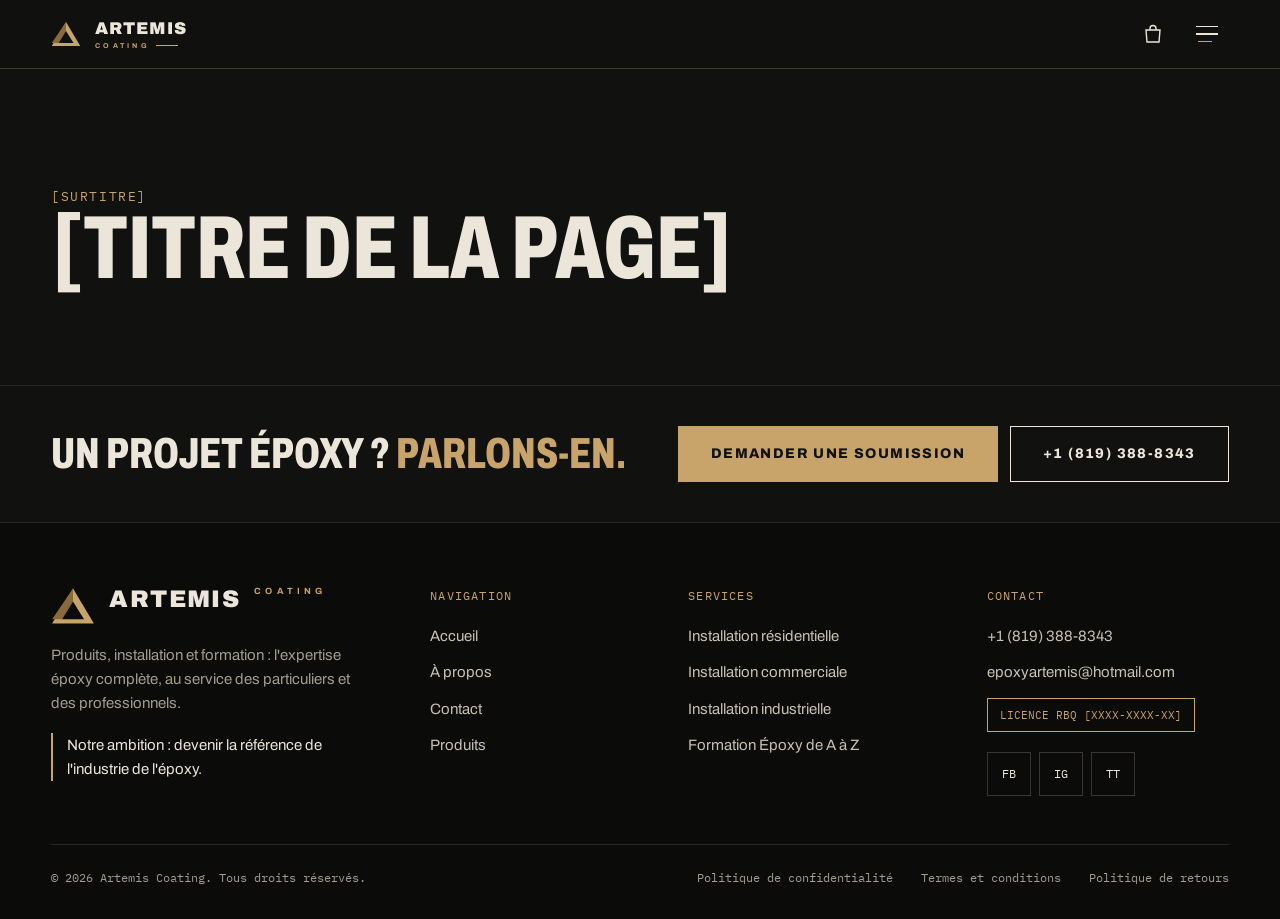
<file: artemis-site/gabarit-page.html>
<!doctype html>
<html lang="fr">
<head>
<meta charset="utf-8">
<meta name="viewport" content="width=device-width, initial-scale=1">
<title>[Titre de la page] — Artemis Coating</title>
<meta name="description" content="Installation de planchers époxy résidentiels, commerciaux et industriels, produits Artemis System et formation professionnelle Époxy de A à Z.">
<link rel="preconnect" href="https://fonts.googleapis.com">
<link rel="preconnect" href="https://fonts.gstatic.com" crossorigin>
<link href="https://fonts.googleapis.com/css2?family=Archivo:wdth,wght@62..125,300..900&family=IBM+Plex+Mono:wght@400;500&display=swap" rel="stylesheet">
<link rel="stylesheet" href="css/style.css">
</head>
<body data-page="[nom-de-page]">

<a href="#contenu" class="sr-only">Aller au contenu</a>
<div data-include="partials/header.html"></div>

<main id="contenu" style="padding-top:88px">
  <section class="wrap" style="padding-top:96px;padding-bottom:96px">
    <span class="eyebrow">[Surtitre]</span>
    <h1 class="display" style="font-size:clamp(44px,7vw,112px)">[Titre de la page]</h1>
    <!-- Contenu de la page ici -->
  </section>
</main>

<div data-include="partials/footer.html"></div>
<script src="js/include.js"></script>
<script src="js/main.js"></script>
</body>
</html>
</file>
<file: artemis-site/css/style.css>
/* =========================================================
   ARTEMIS COATING — Noir Bronze
   ========================================================= */
:root{
  --black:#111110; --black-deep:#0B0B0A; --surface:#181715; --card:#1C1A17; --card-2:#151413;
  --line:#2A2622; --line-2:#3A3631; --muted-line:#5A544C;
  --gold:#C9A46A; --gold-dark:#8A6A3B; --gold-line:#A8874F;
  --ivory:#ECE6DA; --text-2:#D6CFC2; --text-3:#C8C1B4; --text-4:#A39C90;
  --ink-on-gold:#2A2014;
  --display:"Archivo",system-ui,sans-serif; --mono:"IBM Plex Mono",ui-monospace,monospace;
  --pad:clamp(20px,4vw,56px); --max:1440px;
}
*,*::before,*::after{box-sizing:border-box}
html{scroll-behavior:smooth}
body{margin:0;background:var(--black);color:var(--ivory);font-family:var(--display);font-size:16px;line-height:1.5;-webkit-font-smoothing:antialiased}
img,video,svg{display:block;max-width:100%}
a{color:inherit;text-decoration:none}
button{font:inherit;color:inherit;cursor:pointer}
:focus-visible{outline:2px solid var(--gold);outline-offset:3px}
.sr-only{position:absolute;width:1px;height:1px;overflow:hidden;clip:rect(0 0 0 0);white-space:nowrap}
.wrap{max-width:var(--max);margin:0 auto;padding-left:var(--pad);padding-right:var(--pad)}
.eyebrow{font-family:var(--mono);font-size:13px;letter-spacing:.12em;text-transform:uppercase;color:var(--gold)}
.display{font-weight:800;font-stretch:70%;text-transform:uppercase;line-height:.9;margin:0}
.gold{color:var(--gold)}

/* Buttons */
.btn{display:inline-flex;align-items:center;justify-content:center;gap:12px;min-height:56px;padding:0 32px;font-weight:800;font-size:14px;letter-spacing:.1em;text-transform:uppercase;border:1px solid transparent;transition:background .2s,color .2s,border-color .2s,transform .2s}
.btn--gold{background:var(--gold);color:var(--black)}
.btn--gold:hover{background:#D8B77E}
.btn--dark{background:var(--black);color:var(--ivory)}
.btn--dark:hover{background:#000}
.btn--outline{border-color:var(--ivory);color:var(--ivory)}
.btn--outline:hover{border-color:var(--gold);color:var(--gold)}
.btn .arrow{transition:transform .2s}
.btn:hover .arrow{transform:translateX(4px)}

/* =========================== HEADER — DIRECTION A (méga-menu signature) =========================== */
.site-header{position:fixed;inset:0 0 auto 0;z-index:50}
.navbar{position:relative;background:rgba(17,17,16,.35);border-bottom:1px solid rgba(201,164,106,.28);transition:background .3s}
.site-header.is-scrolled .navbar,.site-header.has-open .navbar{background:rgba(17,17,16,.97);backdrop-filter:blur(8px)}
.navbar__inner{height:88px;display:flex;align-items:center;justify-content:space-between;gap:24px;transition:height .3s}
.site-header.is-scrolled .navbar__inner{height:68px}

.logo{display:flex;align-items:center;gap:14px;color:var(--ivory)}
.logo__mark{width:40px;height:34px;flex-shrink:0;transition:width .3s,height .3s}
.site-header.is-scrolled .logo__mark{width:32px;height:27px}
.logo__text{display:flex;flex-direction:column;gap:5px;line-height:1}
.logo__word{font-weight:900;font-size:21px;letter-spacing:.06em;line-height:1}
.logo__sub{display:flex;align-items:center;gap:6px;font-size:8px;letter-spacing:.46em;font-weight:700;color:var(--gold);line-height:1}
.logo__sub::after{content:"";width:22px;height:1px;background:var(--gold)}

.nav-main{display:flex;align-items:center;gap:2px;height:100%}
.nav-item{height:100%;display:flex}
.nav-link{position:relative;height:100%;padding:0 14px;white-space:nowrap;display:flex;align-items:center;gap:8px;background:none;border:0;font-size:13px;font-weight:600;letter-spacing:.12em;text-transform:uppercase;color:var(--ivory);transition:color .2s}
.nav-link::after{content:"";position:absolute;left:14px;right:14px;bottom:-1px;height:2px;background:var(--gold);transform:scaleX(0);transform-origin:left;transition:transform .25s}
.nav-link:hover,.nav-item.is-open>.nav-link,.nav-link.is-current{color:var(--gold)}
.nav-link:hover::after,.nav-item.is-open>.nav-link::after,.nav-link.is-current::after{transform:scaleX(1)}
.nav-link .caret{transition:transform .2s}
.nav-item.is-open>.nav-link .caret{transform:rotate(180deg)}
.shop-tag{padding:2px 6px;border:1px solid rgba(201,164,106,.6);color:var(--gold);font-family:var(--mono);font-size:9px;letter-spacing:.08em}

.nav-actions{display:flex;align-items:center;gap:10px}
.icon-btn{width:44px;height:44px;display:flex;align-items:center;justify-content:center;background:none;border:0;color:var(--ivory)}
.icon-btn:hover{color:var(--gold)}
.btn-quote{height:46px;padding:0 22px;white-space:nowrap;display:inline-flex;align-items:center;background:var(--gold);color:var(--black);font-size:12px;font-weight:800;letter-spacing:.12em;text-transform:uppercase;transition:background .2s}
.btn-quote:hover{background:#D8B77E}

/* Panneaux (méga-menu + formation) */
.panel{position:absolute;top:100%;opacity:0;visibility:hidden;transform:translateY(8px);transition:opacity .22s,transform .22s,visibility .22s;background:var(--black)}
.nav-item.is-open>.panel{opacity:1;visibility:visible;transform:none}
@media (hover:hover){.nav-item:hover>.panel{opacity:1;visibility:visible;transform:none}}

.mega{left:0;right:0;border-bottom:1px solid rgba(201,164,106,.28)}
.mega__inner{padding-top:40px;padding-bottom:44px;display:grid;grid-template-columns:320px repeat(3,minmax(0,1fr));gap:24px}
.mega__intro{display:flex;flex-direction:column;gap:16px;padding-right:24px;border-right:1px solid var(--line)}
.mega__intro .eyebrow{font-size:12px}
.mega__title{font-weight:800;font-stretch:72%;font-size:40px;line-height:.95;text-transform:uppercase}
.mega__intro p{margin:0;font-size:15px;line-height:1.6;color:var(--text-3)}
.mega__intro .link-underline{margin-top:auto}
.mega-card{display:flex;flex-direction:column;gap:14px}
.mega-card__img{position:relative;height:170px;overflow:hidden}
.mega-card__img img{width:100%;height:100%;object-fit:cover;transition:transform .5s}
.mega-card__img::after{content:"";position:absolute;inset:0;border:2px solid var(--gold);opacity:0;transition:opacity .2s}
.mega-card:hover .mega-card__img img{transform:scale(1.05)}
.mega-card:hover .mega-card__img::after{opacity:1}
.mega-card__name{display:flex;justify-content:space-between;align-items:center;font-weight:800;font-stretch:75%;font-size:26px;text-transform:uppercase;transition:color .2s}
.mega-card__name span{color:var(--gold)}
.mega-card:hover .mega-card__name{color:var(--gold)}
.mega-card small{font-size:14px;color:var(--text-4)}

.training{width:600px;display:grid;grid-template-columns:220px 1fr;border:1px solid rgba(201,164,106,.35);border-top:2px solid var(--gold)}
.training img{width:100%;height:100%;object-fit:cover}
.training__body{padding:28px;display:flex;flex-direction:column;gap:14px}
.training__title{font-weight:800;font-stretch:72%;font-size:30px;line-height:1;text-transform:uppercase}
.training__title:hover{color:var(--gold)}
.training__sub{font-size:15px;color:var(--text-3)}
.chips{display:flex;flex-wrap:wrap;gap:6px}
.chips span{padding:5px 9px;border:1px solid var(--muted-line);font-size:11px;font-weight:600;letter-spacing:.08em;text-transform:uppercase}
.training .btn-quote{justify-content:center;margin-top:6px}
.link-underline{align-self:flex-start;font-size:12px;font-weight:800;letter-spacing:.12em;text-transform:uppercase;color:var(--gold);padding:10px 0;border-bottom:1px solid var(--gold)}
.nav-item--training{position:relative}

/* Mobile */
.burger{display:none}
.mobile-menu{display:none}
@media (max-width:1300px){
  .nav-main,.btn-quote--desk{display:none}
  .burger{display:flex;flex-direction:column;align-items:center;justify-content:center;gap:6px}
  .burger span{display:block;width:22px;height:1.5px;background:var(--ivory)}
  .burger span:last-child{width:14px;background:var(--gold);align-self:flex-end;margin-right:11px}
  .navbar__inner,.site-header.is-scrolled .navbar__inner{height:68px}
  .logo__mark{width:30px;height:26px}
  .logo__word{font-size:17px}
  .logo__sub{font-size:7px}
  .mobile-menu{display:flex;flex-direction:column;position:fixed;inset:0;z-index:60;background:var(--black);transform:translateX(100%);transition:transform .35s ease;overflow-y:auto}
  .mobile-menu.is-open{transform:none}
}
.mm-top{height:68px;flex-shrink:0;padding:0 12px 0 20px;display:flex;align-items:center;justify-content:space-between;border-bottom:1px solid rgba(201,164,106,.28)}
.mm-nav{padding:8px 20px;display:flex;flex-direction:column}
.mm-row{min-height:68px;display:flex;align-items:center;justify-content:space-between;gap:12px;width:100%;padding:0;background:none;border:0;border-bottom:1px solid var(--line);color:var(--ivory);font-family:var(--display);font-weight:800;font-stretch:72%;font-size:28px;text-transform:uppercase;text-align:left}
.mm-row .plus{color:var(--gold);font-size:24px;font-stretch:100%}
.mm-row[aria-expanded="true"]{color:var(--gold);border-bottom-color:transparent}
.mm-sub{display:none;flex-direction:column;padding:4px 0 16px 16px;margin-bottom:4px;border-left:1px solid var(--gold)}
.mm-sub.is-open{display:flex}
.mm-sub a{min-height:48px;display:flex;align-items:center;gap:12px;font-size:16px;color:var(--text-3)}
.mm-sub a:hover{color:var(--gold)}
.mm-sub img{width:44px;height:32px;object-fit:cover}
.mm-sub .all{justify-content:space-between;font-weight:600;color:var(--ivory)}
.mm-foot{margin-top:auto;padding:20px;display:flex;flex-direction:column;gap:14px;border-top:1px solid var(--line)}
.mm-foot .btn-quote{height:54px;justify-content:center;font-size:13px}
.mm-foot__line{display:flex;justify-content:space-between;font-family:var(--mono);font-size:12px;color:var(--text-4)}

@media (hover:hover){.site-header:has(.nav-item[data-dropdown]:hover) .navbar{background:rgba(17,17,16,.97)}}

/* =========================== SECTION 1 · HERO =========================== */
.hero{position:relative;min-height:100vh;padding:190px 0 96px;overflow:hidden;background:var(--black)}
.hero__bg{position:absolute;inset:0;width:100%;height:100%;object-fit:cover}
.hero__shade{position:absolute;inset:0;background:linear-gradient(180deg,rgba(17,17,16,.55) 0%,rgba(17,17,16,.35) 40%,rgba(17,17,16,1) 100%)}
.hero__inner{position:relative;display:flex;flex-direction:column;align-items:center}
.hero__intro{display:flex;flex-direction:column;align-items:center;text-align:center;gap:26px}
.hero__kicker{display:flex;align-items:center;gap:14px}
.hero__kicker::before,.hero__kicker::after{content:"";width:40px;height:1px;background:var(--gold)}
.hero h1{max-width:min(1100px,100%);font-size:clamp(40px,8.4vw,120px);line-height:.88;overflow-wrap:break-word}
.hero__intro{width:100%}
.hero__lead{overflow-wrap:break-word}
.hero__lead{margin:0;max-width:680px;font-size:clamp(17px,1.4vw,20px);line-height:1.6;color:var(--text-2)}

.helpbox{width:100%;margin-top:72px;display:grid;grid-template-columns:440px 1fr;background:rgba(17,17,16,.94);border:1px solid var(--line-2);border-top:2px solid var(--gold)}
.helpbox__call{padding:44px;display:flex;flex-direction:column;gap:20px;border-right:1px solid var(--line-2)}
.helpbox__icon{width:56px;height:56px;display:flex;align-items:center;justify-content:center;border:1px solid var(--gold)}
.helpbox h2{font-size:44px;line-height:.95;font-stretch:72%}
.helpbox p{margin:0;color:var(--text-3)}
.helpbox__call .btn{margin-top:auto;width:100%}
.helpbox__phone{text-align:center;font-family:var(--mono);font-size:13px;color:var(--text-4)}
.helpbox__form{padding:44px;display:flex;flex-direction:column;gap:24px}
.steps-head{display:flex;justify-content:space-between;align-items:center}
.steps-bars{display:flex;gap:6px}
.steps-bars span{width:48px;height:3px;background:var(--line-2);transition:background .3s}
.steps-bars span.is-on{background:var(--gold)}
.step{margin:0;padding:0;border:0;display:flex;flex-direction:column;gap:12px}
.step[hidden]{display:none}
.step legend{font-weight:800;font-stretch:72%;font-size:36px;line-height:1;text-transform:uppercase;margin-bottom:18px;padding:0}
.choice{position:relative;display:grid;grid-template-columns:28px 1fr auto;align-items:center;gap:18px;min-height:72px;padding:12px 22px;border:1px solid var(--line-2);background:var(--card-2);cursor:pointer;transition:border-color .2s,background .2s}
.choice:hover{border-color:var(--gold);background:#1E1B17}
.choice input{position:absolute;opacity:0;pointer-events:none}
.choice .box{width:22px;height:22px;border:1.5px solid #8A847A;display:flex;align-items:center;justify-content:center;transition:background .2s,border-color .2s}
.choice .box svg{opacity:0}
.choice input:checked+.box{background:var(--gold);border-color:var(--gold)}
.choice input:checked+.box svg{opacity:1}
.choice input:focus-visible+.box{outline:2px solid var(--gold);outline-offset:3px}
.choice__label{display:flex;flex-direction:column;gap:3px}
.choice__label strong{font-size:18px;font-weight:600}
.choice__label small{font-size:13px;color:var(--text-4)}
.choice__go{font-family:var(--mono);font-size:11px;color:var(--gold)}
.step--2 .choices{display:grid;grid-template-columns:repeat(2,minmax(0,1fr));gap:12px}
.step--2 .choice{grid-template-columns:28px 1fr;min-height:88px}
.step--2 .choice__label strong{font-size:16px;line-height:1.35}
.router-status{margin:4px 0 0;font-family:var(--mono);font-size:12px;letter-spacing:.06em;color:var(--gold);min-height:1em}
.picked{display:flex;align-items:center;gap:14px;padding:12px 16px;background:rgba(201,164,106,.1);border:1px solid var(--gold);font-size:14px;color:var(--gold)}
.picked button{margin-left:auto;background:none;border:0;color:var(--ivory);font-size:13px;font-weight:600;text-decoration:underline;padding:8px}

/* =========================== SECTION 2 · À PROPOS =========================== */
.about{background:var(--black)}
.about .wrap{padding-top:128px;padding-bottom:128px;display:grid;grid-template-columns:.9fr 1.4fr;gap:64px}
.about__text{display:flex;flex-direction:column;justify-content:center;gap:28px;padding-right:24px}
.about__text h2{font-size:clamp(40px,5.4vw,80px);overflow-wrap:break-word}
.about__text p{margin:0;font-size:18px;line-height:1.7;color:var(--text-3)}
.about__text .btn{align-self:flex-start}
.about__tiles{display:grid;grid-template-columns:repeat(2,minmax(0,1fr));gap:16px}
.tile{position:relative;min-height:640px;display:flex;flex-direction:column;justify-content:flex-end;padding:32px;overflow:hidden;background:var(--black)}
.tile img{position:absolute;inset:0;width:100%;height:100%;object-fit:cover;transition:transform .6s ease}
.tile:hover img{transform:scale(1.05)}
.tile::before{content:"";position:absolute;inset:0;z-index:1;background:linear-gradient(0deg,rgba(17,17,16,.95) 15%,rgba(17,17,16,0) 60%)}
.tile>*:not(img){position:relative;z-index:2}
.tile .eyebrow{font-size:12px;margin-bottom:12px}
.tile h3{margin:0;font-weight:800;font-stretch:72%;font-size:clamp(28px,7vw,40px);overflow-wrap:break-word;hyphens:auto;line-height:.95;text-transform:uppercase}
.tile p{margin:8px 0 0;color:var(--text-2)}
.tile__go{margin-top:20px;width:52px;height:52px;display:flex;align-items:center;justify-content:center;font-size:20px;border:1px solid var(--gold);color:var(--gold);transition:background .2s,color .2s}
.tile:hover .tile__go{background:var(--gold);color:var(--black)}

/* =========================== SECTION 3 · PRODUITS =========================== */
.products{background:var(--surface);border-top:1px solid var(--line)}
.products .wrap{padding-top:120px;padding-bottom:120px;display:flex;flex-direction:column;gap:56px}
.section-head{display:flex;flex-direction:column;align-items:center;text-align:center;gap:18px}
.section-head h2{max-width:900px;font-size:clamp(36px,5.3vw,76px);line-height:.92;overflow-wrap:break-word}
.product-list{margin:0;padding:0;list-style:none;display:grid;grid-template-columns:repeat(5,minmax(0,1fr));gap:20px}
.product{display:flex;flex-direction:column;height:100%;background:var(--black);outline:1px solid transparent;transition:outline-color .2s,transform .2s}
.product:hover{outline-color:var(--gold);transform:translateY(-4px)}
.product__media{position:relative;aspect-ratio:4/5;display:flex;align-items:center;justify-content:center;background:#24211D;overflow:hidden}
.product__media img{width:100%;height:100%;object-fit:cover}
.product__badge{position:absolute;top:12px;left:12px;padding:5px 9px;background:var(--gold);color:var(--black);font-size:10px;font-weight:800;letter-spacing:.12em;text-transform:uppercase}
.product__soon{position:absolute;bottom:10px;right:12px;font-family:var(--mono);font-size:10px;color:var(--text-4)}
.product__body{padding:20px;display:flex;flex-direction:column;gap:8px}
.product__name{font-weight:800;font-stretch:75%;font-size:22px;line-height:1.05;text-transform:uppercase;transition:color .2s}
.product:hover .product__name{color:var(--gold)}
.product__price{font-size:14px;color:var(--text-3)}
.product__price strong{color:var(--ivory)}
.products .btn{align-self:center}

/* =========================== SECTION 4 · ESTIMATEUR =========================== */
.estimate{background:var(--gold);color:var(--black)}
.estimate .wrap{padding-top:112px;padding-bottom:112px;display:grid;grid-template-columns:1.3fr 1fr;gap:80px;align-items:center}
.estimate__text{display:flex;flex-direction:column;gap:24px}
.estimate__tag{align-self:flex-start;padding:8px 14px;background:var(--black);color:var(--gold);font-family:var(--mono);font-size:13px;letter-spacing:.14em}
.estimate h2{font-size:clamp(36px,5.8vw,84px);overflow-wrap:break-word}
.estimate p{margin:0;font-size:18px;color:var(--ink-on-gold)}
.estimate .btn{align-self:flex-start;min-height:64px;text-align:left}
.estimate .btn .arrow{color:var(--gold)}
.est-card{background:var(--black);color:var(--ivory);padding:36px;display:flex;flex-direction:column;gap:6px;box-shadow:16px 16px 0 var(--gold-dark)}
.est-card__top{display:flex;justify-content:space-between;font-family:var(--mono);font-size:12px;margin-bottom:8px}
.est-card__top span:first-child{color:var(--gold)} .est-card__top span:last-child{color:var(--text-4)}
.est-row{display:flex;flex-direction:column;gap:6px;padding:16px 0;border-bottom:1px solid var(--line-2)}
.est-row small{font-size:13px;color:var(--text-4)}
.est-row strong{font-size:18px;font-weight:600}
.est-total{display:flex;justify-content:space-between;align-items:baseline;padding-top:12px}
.est-total span{font-size:14px;color:var(--text-3)}
.est-total strong{font-weight:800;font-stretch:72%;font-size:44px;color:var(--gold)}

/* =========================== FOOTER =========================== */
.footer{background:var(--black-deep)}
.footer__cta{background:var(--black);border-top:1px solid var(--line);border-bottom:1px solid var(--line)}
.footer__cta .wrap{padding-top:40px;padding-bottom:40px;display:flex;justify-content:space-between;align-items:center;gap:32px;flex-wrap:wrap}
.footer__cta p{font-size:clamp(34px,3.4vw,48px);line-height:.95}
.footer__cta-btns{display:flex;gap:12px;flex-wrap:wrap}
.footer__main{padding-top:64px;padding-bottom:32px;display:flex;flex-direction:column;gap:48px}
.footer__cols{display:grid;grid-template-columns:1.6fr 1fr 1.2fr 1.2fr;gap:56px}
.footer__brand{display:flex;flex-direction:column;gap:18px}
.footer__brand .logo{align-items:flex-start}
.footer__brand .logo__sub::before,.footer__brand .logo__sub::after{display:none}
.footer__brand p{margin:0;font-size:15px;line-height:1.6;color:var(--text-4);max-width:380px}
.footer__brand .quote{color:var(--ivory);padding-left:14px;border-left:2px solid var(--gold)}
.footer__col{display:flex;flex-direction:column;gap:14px;font-size:15px}
.footer__col h3{margin:0 0 6px;font-family:var(--mono);font-weight:400;font-size:12px;letter-spacing:.1em;text-transform:uppercase;color:var(--gold)}
.footer__col a{color:var(--text-3)} .footer__col a:hover{color:var(--gold)}
.rbq{align-self:flex-start;padding:8px 12px;border:1px solid var(--gold);font-family:var(--mono);font-size:11px;color:var(--gold)}
.socials{display:flex;gap:8px;margin-top:6px}
.socials a{width:44px;height:44px;display:flex;align-items:center;justify-content:center;border:1px solid var(--line-2);font-family:var(--mono);font-size:12px;color:var(--ivory);transition:border-color .2s,color .2s}
.socials a:hover{border-color:var(--gold);color:var(--gold)}
.footer__bottom{display:flex;justify-content:space-between;gap:16px;flex-wrap:wrap;padding-top:24px;border-top:1px solid var(--line);font-family:var(--mono);font-size:12px;color:var(--text-4)}
.footer__bottom nav{display:flex;gap:28px;flex-wrap:wrap}
.footer__bottom a:hover{color:var(--gold)}

/* =========================== RESPONSIVE =========================== */
@media (max-width:1100px){
  .hero{padding-top:150px}
  .helpbox{grid-template-columns:1fr}
  .helpbox__call{border-right:0;border-bottom:1px solid var(--line-2)}
  .about .wrap{grid-template-columns:1fr}
  .about__text{padding-right:0}
  .product-list{grid-template-columns:repeat(3,minmax(0,1fr))}
  .estimate .wrap{grid-template-columns:1fr;gap:56px}
  .footer__cols{grid-template-columns:repeat(2,minmax(0,1fr))}
}
@media (max-width:720px){
  .hero{min-height:auto;padding:130px 0 64px}
  .helpbox{margin-top:48px}
  .helpbox__call,.helpbox__form{padding:28px 22px}
  .helpbox h2{font-size:36px}
  .step legend{font-size:28px}
  .choice{grid-template-columns:24px 1fr;padding:14px 16px}
  .choice__go{grid-column:2}
  .step--2 .choices{grid-template-columns:1fr}
  .about .wrap{padding-top:88px;padding-bottom:88px}
  .about__tiles{grid-template-columns:1fr}
  .tile{min-height:420px}
  .products .wrap{padding-top:88px;padding-bottom:88px}
  .product-list{grid-template-columns:repeat(2,minmax(0,1fr));gap:12px}
  .product-list li:first-child{grid-column:span 2}
  .product__body{padding:14px}
  .product__name{font-size:18px}
  .estimate .wrap{padding-top:88px;padding-bottom:88px}
  .estimate .btn{width:100%;padding:16px 20px;font-size:13px}
  .est-card{padding:24px;box-shadow:10px 10px 0 var(--gold-dark)}
  .footer__cols{grid-template-columns:1fr;gap:40px}
  .footer__bottom{flex-direction:column}
}

.certificates-section {
    padding: 70px 0;
    background: var(--black);
    overflow: hidden;
}

.certificates-header {
    text-align: center;
    margin-bottom: 40px;
}

.certificates-header span {
    color: #b18a50;
    letter-spacing: 3px;
    font-size: 13px;
}

.certificates-header h2 {
    font-size: 36px;
    margin: 15px 0;
    color: #fff;
}

.certificates-header p {
    color: #aaa;
}

/* Slider container */
.certificates-slider {
    width: 70%;
    margin: 0 auto;
    overflow: hidden;
}

/* Moving track */
.certificates-track {
    display: flex;
    align-items: center;
    gap: 30px;
    width: max-content;
    will-change: transform;
}

/* Certificate images */
.certificates-track img {
    width: 230px;
    height: 300px;
    flex: 0 0 230px;
    object-fit: contain;
    padding: 12px;
    background: transparent;
    border-radius: 12px;
    box-shadow: 0 8px 25px rgba(0, 0, 0, 0.10);
    transition: transform 0.3s ease;
}

.certificates-track img:hover {
    transform: translateY(-8px);
}

/* Responsive */
@media (max-width: 768px) {
    .certificates-slider {
        width: 95%;
    }

    .certificates-track img {
        width: 190px;
        height: 250px;
        flex-basis: 190px;
    }
}

@keyframes certificates-scroll {
    from {
        transform: translateX(0);
    }

    to {
        transform: translateX(-50%);
    }
}

@media (max-width: 600px) {
    .certificates-group img {
        width: 180px;
        height: 240px;
    }
}

@media (prefers-reduced-motion: reduce) {
    .certificates-track {
        animation: none;
    }
}
@media (prefers-reduced-motion:reduce){
  *{transition:none!important;scroll-behavior:auto!important}
}
</file>
